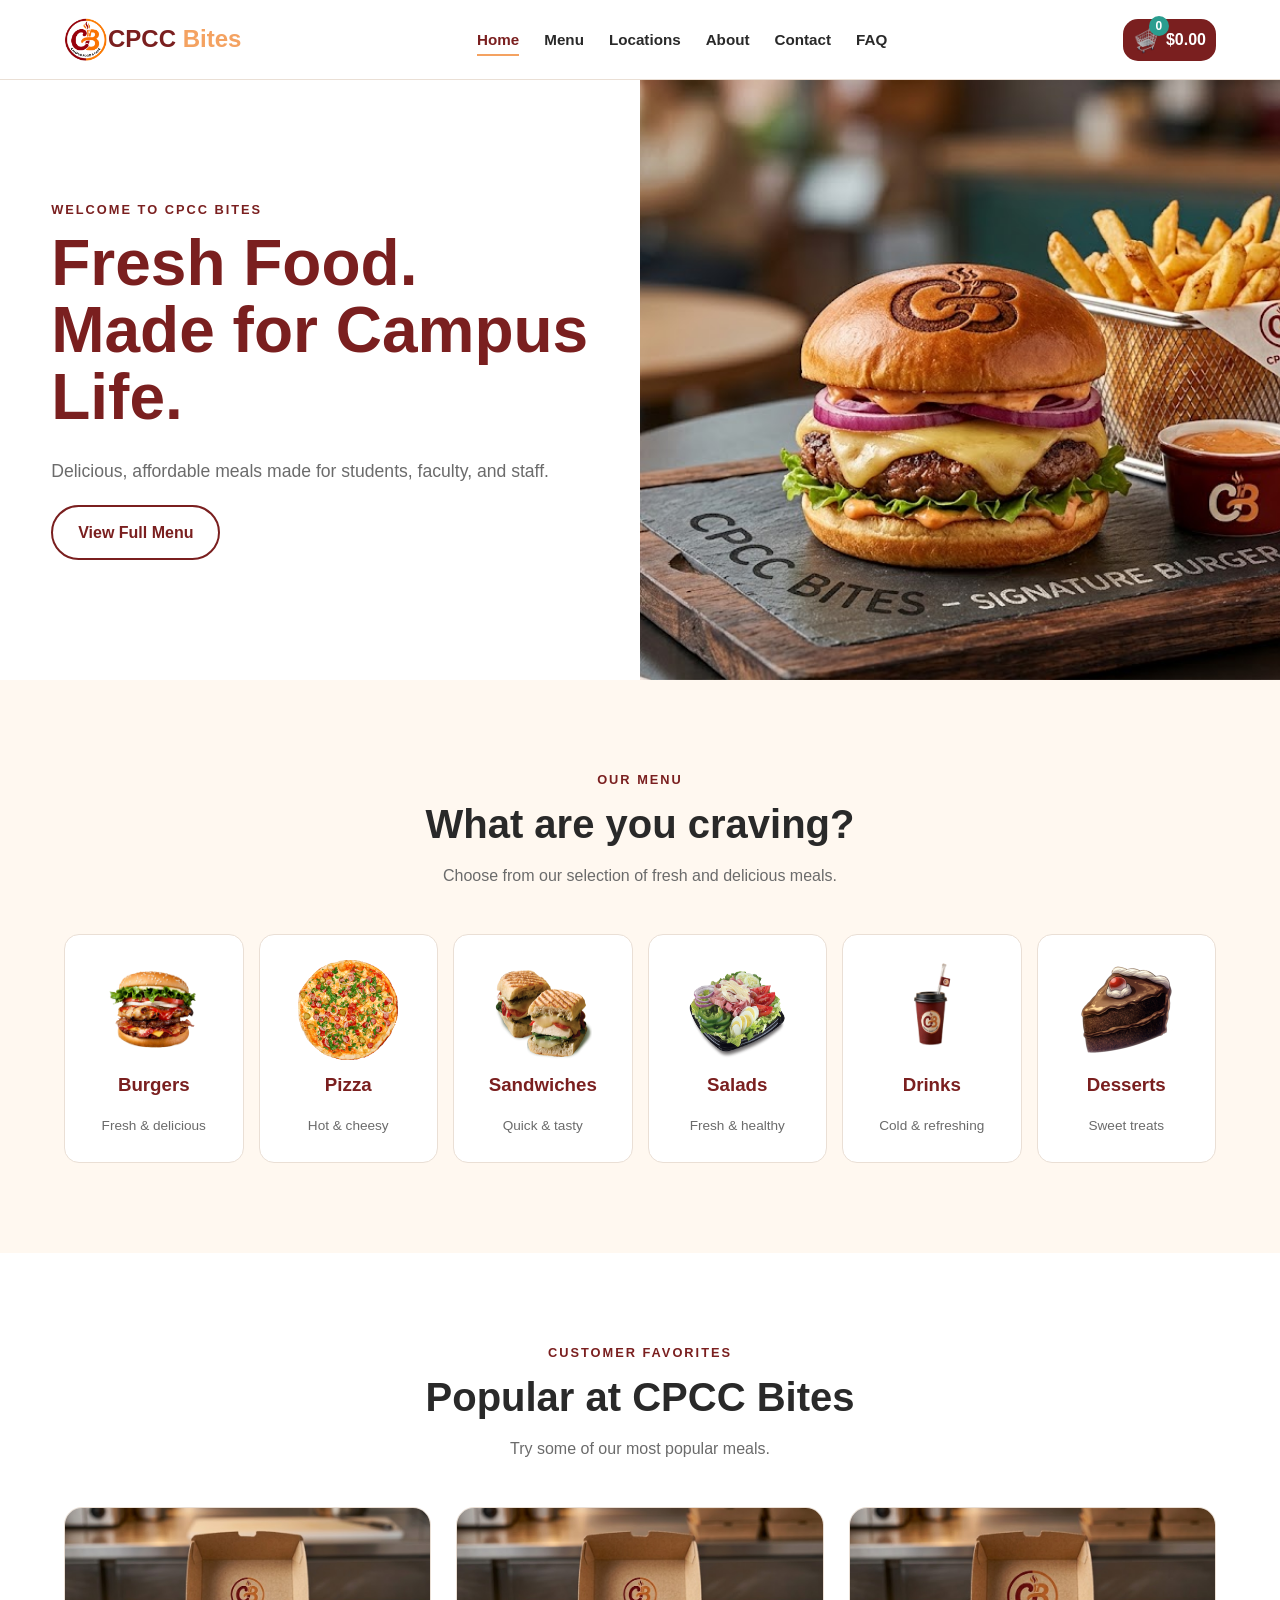
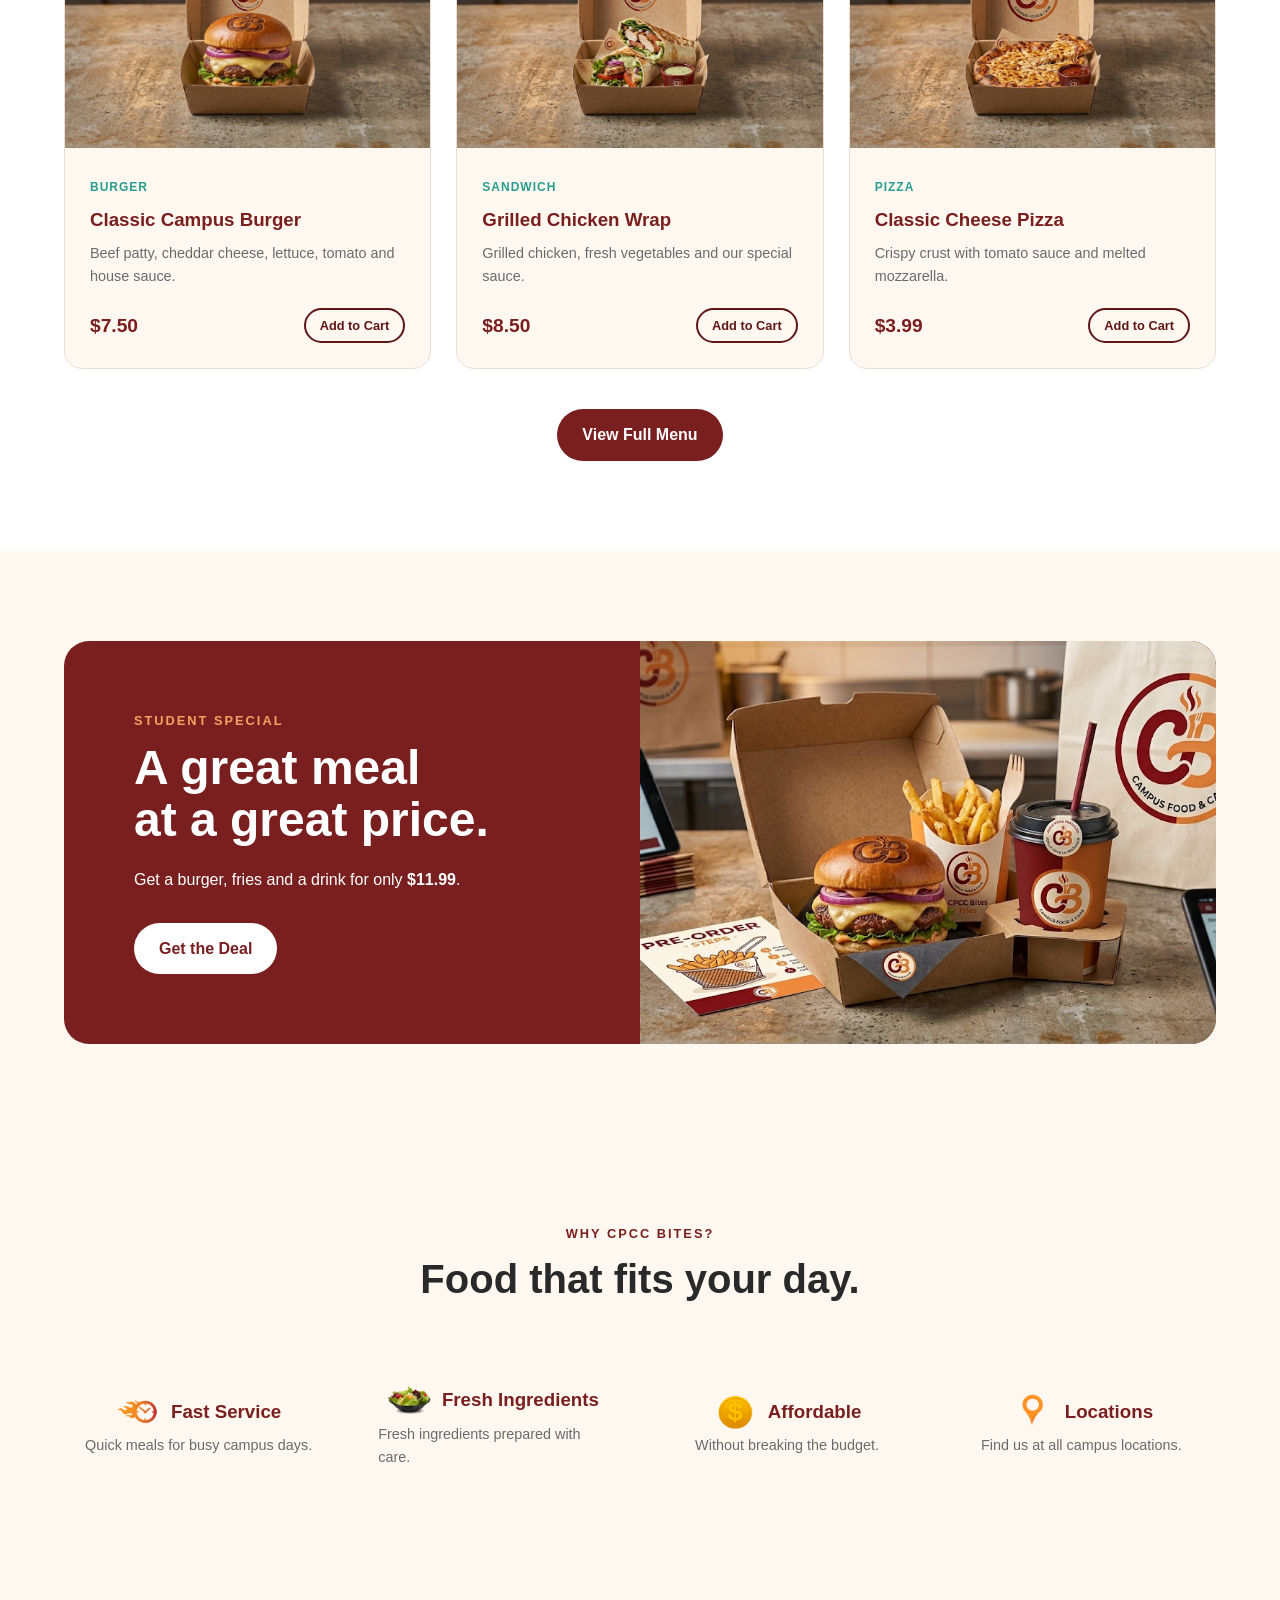
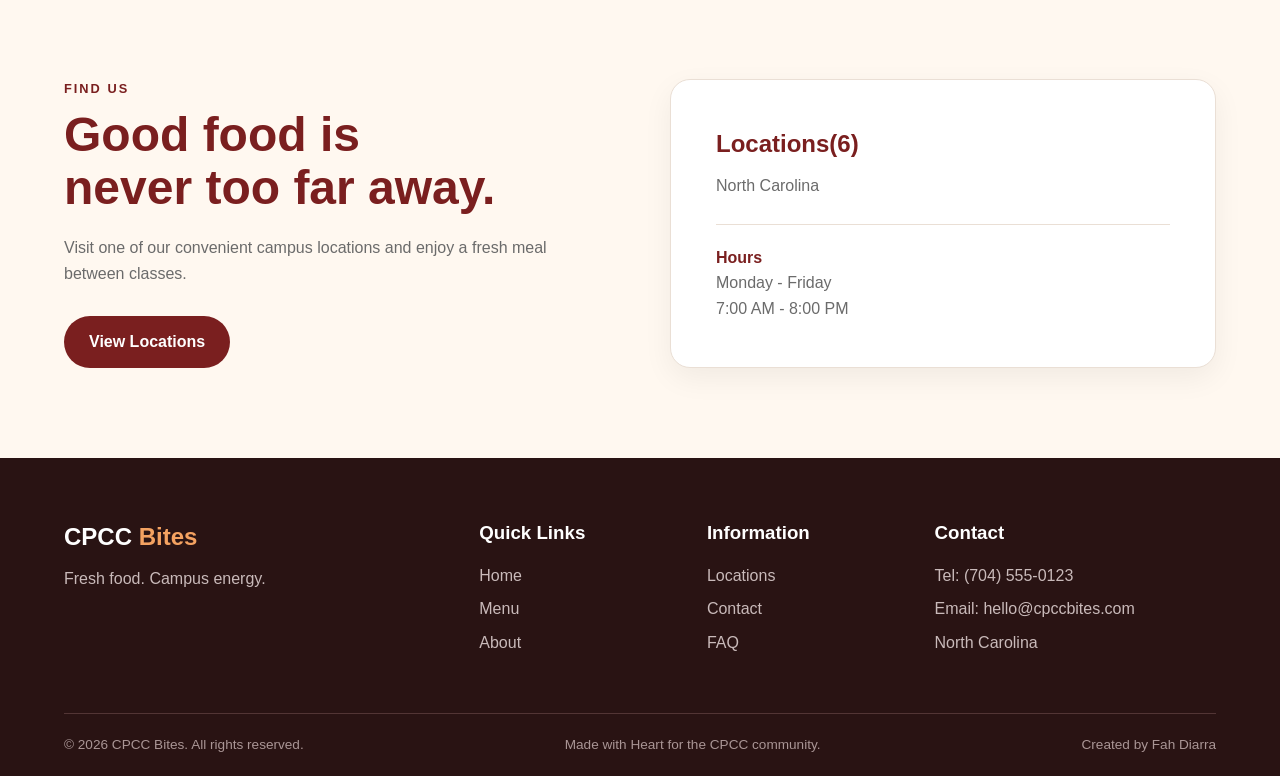
<file: index.html>
<!DOCTYPE html>

<html lang="en">

<head>
    <meta charset="UTF-8">
    <meta name="viewport" content="width=device-width, initial-scale=1.0">
    <meta name="description" content="CPCC Bites - Fresh, affordable and delicious food for students, faculty and staff.">
    <meta name="author" content="Fah Diarra">
    <title>CPCC Bites | Campus Food & Café</title>
    <link rel="icon" type="image/png" href="images/logo.png">
    <link rel="stylesheet" href="styles/style.css">
</head>

<body>

    <!-- Header -->
    <header class="site-header">

        <div class="logo">
            <a href="./index.html"><img src="images/logo.png" alt="Logo"/></a>
            <a href="./index.html" class="logo_label" >CPCC <span>Bites</span></a>
        </div>


        <nav class="main-nav">
            <ul>
                <li><a href="index.html" class="active">Home</a></li>
                <li><a href="pages/menu.html">Menu</a></li>
                <li><a href="pages/locations.html">Locations</a></li>
                <li><a href="pages/about.html">About</a></li>
                <li><a href="pages/contact.html">Contact</a></li>
                <li><a href="pages/faq.html">FAQ</a></li>
            </ul>
        </nav>
        
        <div class="main-nav-right">
           
           <a href="pages/order.html" class="cart-link"> 
              <div class="cart-count-wrapper">
                <img src="icons/cart1.png" alt="Cart icon">
                <span id="cartCount" class="Cart-count">0</span>
              </div>
            
              <span class="totalPrice">
                $<span id="cartTotal">0.00</span>
              </span>
           </a>
             
          <!-- Mobile menu open button -->
           <button class="menu-open-btn" id="openBtn">
             <img src="icons/menu.png" alt="Menu open button">
           </button>
        
        </div>


         <!-- Mobile menu  class to show is "open" -->

         <nav class="mobile-menu" id="mobileMenu">  
            <div class="mobile-menu-logo-and-close-container">
              <div class="logo">
                <a href="./index.html"><img src="images/logo.png" alt="Logo"/></a>
                <a href="./index.html" calss="logo_label" >CPCC <span>Bites</span></a>
              </div>


              <!-- Mobile menu close button -->
              <button class="menu-close-btn" id="closeBtn">
                <img src="icons/close.png" alt="Menu close button">
              </button>
            </div>
                  
            <ul>
                <li><a href="index.html" class="active">Home</a></li>
                <li><a href="pages/menu.html">Menu</a></li>
                <li><a href="pages/locations.html">Locations</a></li>
                <li><a href="pages/about.html">About</a></li>
                <li><a href="pages/contact.html">Contact</a></li>
                <li><a href="pages/faq.html">FAQ</a></li>
            </ul>
        </nav>

    </header>


    <main>

        <!-- Hero Section -->
        <section class="hero">

            <div class="hero-content">
                <p class="eyebrow">WELCOME TO CPCC BITES</p>
                <h1>Fresh Food.<br>Made for Campus Life.</h1>
                <p>Delicious, affordable meals made for students,
                    faculty, and staff.
                </p>

                <div class="hero-buttons">
                    <a href="pages/menu.html" class="btn btn-secondary">
                        View Full Menu
                    </a>
                </div>

            </div>

            <div class="hero-image">
                <img src="images/hero-food1.jpg"
                    alt="Fresh burger with fries served at CPCC Bites">
            </div>

        </section>


        <!-- Categories -->
        <section class="categories section">

            <div class="section-heading">
                <p class="eyebrow">OUR MENU</p>
                <h2>What are you craving?</h2>
                <p>
                    Choose from our selection of fresh and delicious meals.
                </p>
            </div>

            <div class="category-grid">

                <a href="pages/menu.html#burgers" class="category-card">
                    <img src="images/burger.png" alt="">
                    <h3>Burgers</h3>
                    <p>Fresh & delicious</p>
                </a>

                <a href="pages/menu.html#pizza" class="category-card">
                   <img src="images/pizza.png" alt="">
                    <h3>Pizza</h3>
                    <p>Hot & cheesy</p>
                </a>

                <a href="pages/menu.html#sandwiches" class="category-card">
                    <img src="images/sandwich.png" alt="">
                    <h3>Sandwiches</h3>
                    <p>Quick & tasty</p>
                </a>

                <a href="pages/menu.html#salads" class="category-card">
                    <img src="images/salad1.png" alt="">
                    <h3>Salads</h3>
                    <p>Fresh & healthy</p>
                </a>

                <a href="pages/menu.html#drinks" class="category-card">
                    <img src="images/drink1.png" alt="">
                    <h3>Drinks</h3>
                    <p>Cold & refreshing</p>
                </a>

                <a href="pages/menu.html#desserts" class="category-card">
                   <img src="images/dessert.png" alt="">
                    <h3>Desserts</h3>
                    <p>Sweet treats</p>
                </a>

            </div>

        </section>


        <!-- Popular Items -->
        <section class="popular section">

            <div class="section-heading">
                <p class="eyebrow">CUSTOMER FAVORITES</p>
                <h2>Popular at CPCC Bites</h2>
                <p>Try some of our most popular meals.</p>
            </div>


            <div class="food-grid">
                <!-- Food Card -->
                <article class="food-card">

                    <div class="food-image">
                        <img src="images/classic-burger.jpg"
                            alt="Classic campus burger">
                    </div>

                    <div class="food-content">
                        <span class="food-category">
                            Burger
                        </span>
                        <h3>Classic Campus Burger</h3>
                        <p>
                            Beef patty, cheddar cheese, lettuce,
                            tomato and house sauce.
                        </p>

                        <div class="food-bottom">
                            <strong>$7.50</strong>
                            
                             <button
                                type="button"
                                class="small-btn add-to-cart"
                                data-id="classic-campus-burger"
                                data-img="../images/classic-burger.jpg"
                                data-name="Classic Campus Burger"
                                data-price="7.50">
                                Add to Cart
                            </button>

                        </div>
                    </div>
                </article>


                <!-- Food Card -->
                <article class="food-card">

                    <div class="food-image">
                        <img src="images/chicken-wrap.jpg"
                            alt="Grilled chicken wrap">
                    </div>

                    <div class="food-content">
                        <span class="food-category">
                            Sandwich
                        </span>
                        <h3>Grilled Chicken Wrap</h3>
                        <p>
                            Grilled chicken, fresh vegetables
                            and our special sauce.
                        </p>

                        <div class="food-bottom">
                            <strong>$8.50</strong>
                             <button
                                type="button"
                                class="small-btn add-to-cart"
                                data-id="grilled-chicken-wrap"
                                data-img="../images/chicken-wrap.jpg"
                                data-name="Grilled Chicken Wrap"
                                data-price="8.50">
                                Add to Cart
                            </button>
                        </div>
                    </div>

                </article>


                <!-- Food Card -->
                <article class="food-card">
                    <div class="food-image">
                        <img src="images/cheese-pizza.jpg"
                            alt="Cheese pizza">
                    </div>

                    <div class="food-content">
                        <span class="food-category">
                            Pizza
                        </span>
                        <h3>Classic Cheese Pizza</h3>
                        <p>
                            Crispy crust with tomato sauce
                            and melted mozzarella.
                        </p>

                        <div class="food-bottom">
                            <strong>$3.99</strong>
                             <button
                                type="button"
                                class="small-btn add-to-cart"
                                data-id="classic-chesse-pizza"
                                data-img="../images/cheese-pizza.jpg"
                                data-name="Classic Cheese Pizza"
                                data-price="3.99">
                                Add to Cart
                            </button>
                        </div>
                    </div>
                </article>

            </div>

            <div class="center-button">
                <a href="pages/menu.html" class="btn btn-primary">
                    View Full Menu
                </a>
            </div>

        </section>


        <!-- Student Special -->
        <section class="student-special">

            <div class="special-content">

                <p class="eyebrow">STUDENT SPECIAL</p>

                <h2>
                    A great meal<br>
                    at a great price.
                </h2>

                <p>
                    Get a burger, fries and a drink
                    for only <strong>$11.99</strong>.
                </p>

                <a href="pages/order.html" class="btn btn-light">
                    Get the Deal
                </a>

            </div>

            <div class="special-image">

                <img src="images/student-meal.jpg"
                    alt="Student meal with burger, fries and drink">

            </div>

        </section>


        <!-- Why Choose Us -->
        <section class="why-us section">

            <div class="section-heading">
                <p class="eyebrow">WHY CPCC BITES?</p>
                <h2>Food that fits your day.</h2>
            </div>

            <div class="benefits-grid">

                <article class="benefit">
                     <div>
                    <img src="icons/faster.png" alt="">
                    <h3>Fast Service</h3>
                    </div>
                    <p>
                        Quick meals for busy campus days.
                    </p>
                </article>

                <article class="benefit">
                     <div>
                    <img src="icons/salad.png" alt="">
                    <h3>Fresh Ingredients</h3>
                    </div>
                    <p>
                        Fresh ingredients prepared with care.
                    </p>
                </article>


                <article class="benefit">
                    <div>
                      <img src="icons/dollar.png" alt="">
                      <h3>Affordable </h3>
                    </div>
                    <p>
                        Without breaking the budget.
                    </p>
                </article>


                <article class="benefit">
                    <div>
                   <img src="icons/location.png" alt="">
                    <h3>Locations</h3>
                    </div>
                    <p>
                        Find us at all campus locations.
                    </p>
                </article>

            </div>

        </section>


        <!-- Location Preview -->
        <section class="location-preview section">

            <div class="location-text">

                <p class="eyebrow">FIND US</p>

                <h2>
                    Good food is<br>
                    never too far away.
                </h2>

                <p>
                    Visit one of our convenient campus locations
                    and enjoy a fresh meal between classes.
                </p>

                <a href="pages/locations.html" class="btn btn-primary">
                    View Locations
                </a>

            </div>

            <div class="location-card">
                <h3>Locations(6)</h3>
                <p>North Carolina</p>
     
                <div class="hours">
                    <strong>Hours</strong>
                    <p>Monday - Friday</p>
                    <p>7:00 AM - 8:00 PM</p>
                </div>

            </div>

        </section>

    </main>


    <!-- Footer -->
    <footer class="site-footer">

        <div class="footer-content">

            <div class="footer-brand">
                <h2>CPCC <span>Bites</span></h2>
                <p>Fresh food. Campus energy.</p>
            </div>

            <div class="footer-links">
                <h3>Quick Links</h3>
                <ul>
                    <li><a href="index.html">Home</a></li>
                    <li><a href="pages/menu.html">Menu</a></li>
                    <li><a href="pages/about.html">About</a></li>
                </ul>
            </div>


            <div class="footer-links">
                <h3>Information</h3>
                <ul>
                    <li><a href="pages/locations.html">Locations</a></li>
                    <li><a href="pages/contact.html">Contact</a></li>
                    <li><a href="pages/faq.html">FAQ</a></li>
                </ul>
            </div>


            <div class="footer-contact">
                <h3>Contact</h3>
                <p><a href="tel:+17045550123">Tel: (704) 555-0123</a></p>
                <p><a href="mailto:hello@cpccbites.com">Email: hello@cpccbites.com</a></p>
                <p>North Carolina</p>
            </div>

        </div>


        <div class="footer-bottom">
            <p>&copy; <span id="current-year"></span> CPCC Bites. All rights reserved.</p>
            <p>Made with Heart for the CPCC community.</p>
            <p>Created by Fah Diarra</p>
        </div>

    </footer>


    <!-- JavaScript -->
    <script src="scripts/main.js"></script>

</body>

</html>
</file>
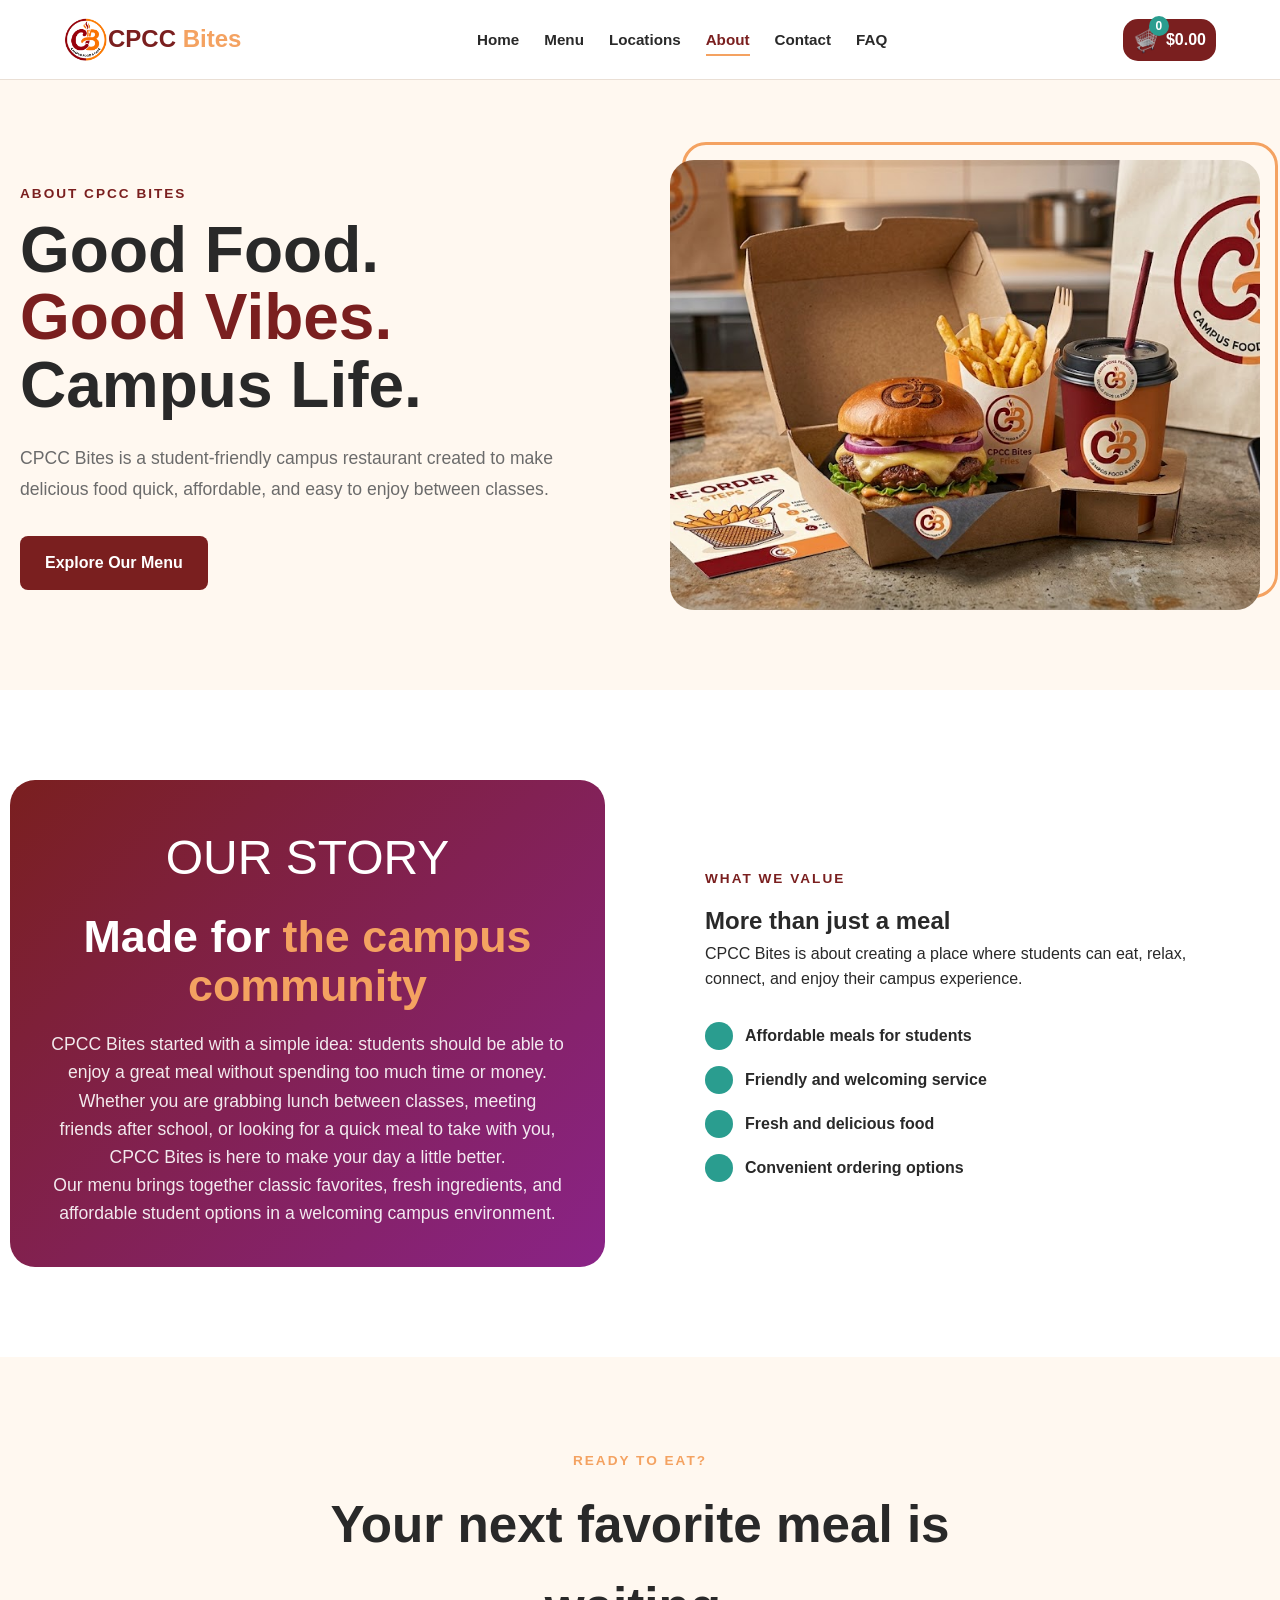
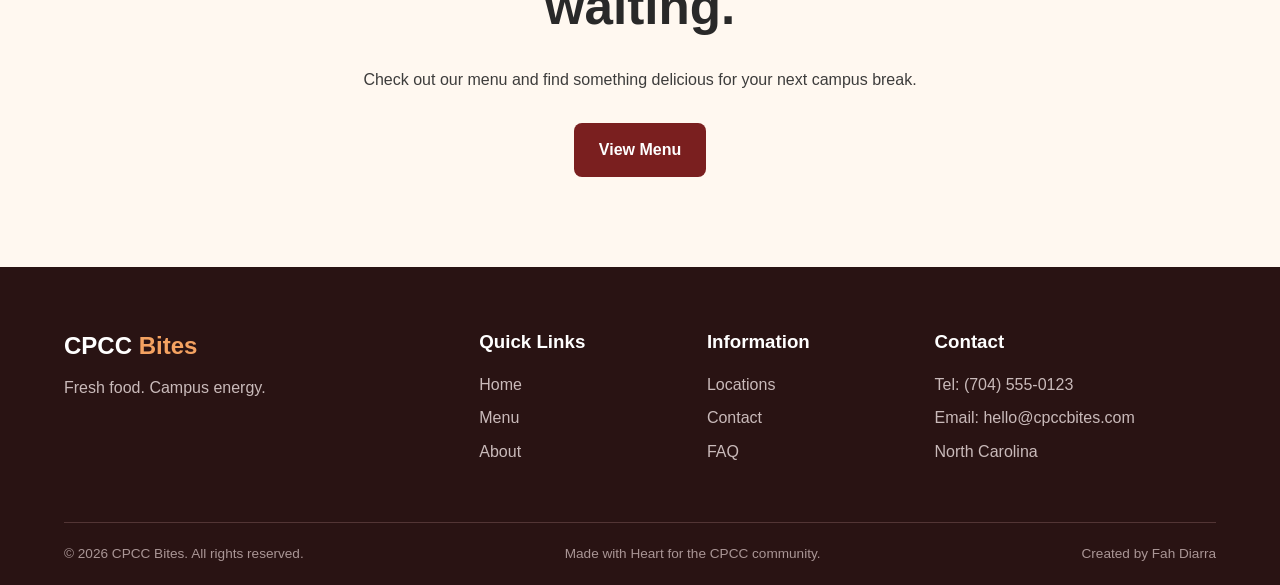
<file: pages/about.html>
<!DOCTYPE html>

<html lang="en">

<head>
    <meta charset="UTF-8">
    <meta name="viewport" content="width=device-width, initial-scale=1.0">
    <meta name="description" content="CPCC Bites - Fresh, affordable and delicious food for students, faculty and staff.">
    <meta name="author" content="Fah Diarra">
     <title>About Us | CPCC Bites</title>
    <link rel="icon" type="image/png" href="../images/logo.png">
    <link rel="stylesheet" href="../styles/style.css">
    <link rel="stylesheet" href="../styles/about.css">
</head>

<body>

    <!-- Header -->
    <header class="site-header">

        <div class="logo">
            <a href="../index.html"><img src="../images/logo.png" alt="Logo"/></a>
            <a href="../index.html" class="logo_label" >CPCC <span>Bites</span></a>
        </div>


        <nav class="main-nav">
            <ul>
                <li><a href="../index.html" >Home</a></li>
                <li><a href="./menu.html">Menu</a></li>
                <li><a href="./locations.html">Locations</a></li>
                <li><a href="./about.html" class="active">About</a></li>
                <li><a href="./contact.html">Contact</a></li>
                <li><a href="./faq.html">FAQ</a></li>
            </ul>
        </nav>
        
        <div class="main-nav-right">
           
           <a href="./order.html" class="cart-link"> 
              <div class="cart-count-wrapper">
                <img src="../icons/cart1.png" alt="Cart icon">
                <span id="cartCount" class="Cart-count">0</span>
              </div>
            
              <span class="totalPrice">
                $<span id="cartTotal">0.00</span>
              </span>
           </a>
             
          <!-- Mobile menu open button -->
           <button class="menu-open-btn" id="openBtn">
             <img src="../icons/menu.png" alt="Menu open button">
           </button>
        
        </div>


         <!-- Mobile menu  class to show is "open" -->

         <nav class="mobile-menu" id="mobileMenu">  
            <div class="mobile-menu-logo-and-close-container">
              <div class="logo">
                <a href="../index.html"><img src="../images/logo.png" alt="Logo"/></a>
                <a href="../index.html" calss="logo_label" >CPCC <span>Bites</span></a>
              </div>


              <!-- Mobile menu close button -->
              <button class="menu-close-btn" id="closeBtn">
                <img src="../icons/close.png" alt="Menu close button">
              </button>
            </div>
                  
            <ul>
                <li><a href="../index.html" class="active">Home</a></li>
                <li><a href="./menu.html">Menu</a></li>
                <li><a href="./locations.html">Locations</a></li>
                <li><a href="./about.html">About</a></li>
                <li><a href="./contact.html">Contact</a></li>
                <li><a href="./faq.html">FAQ</a></li>
            </ul>
        </nav>

    </header>

    <main>



        <!-- About Hero -->
        <section class="about-hero">
            <div class="container about-hero-content">

                <div class="about-hero-text">
                    <span class="about-label">ABOUT CPCC BITES</span>
                    <h1>Good Food.<br><span>Good Vibes.</span><br>Campus Life.</h1>
                    <p>
                        CPCC Bites is a student-friendly campus restaurant
                        created to make delicious food quick, affordable,
                        and easy to enjoy between classes.
                    </p>

                    <a href="menu.html" class="about-btn">
                        Explore Our Menu
                    </a>
                </div>

                <div class="about-hero-image">
                    <img src="../images/student-meal.jpg"
                        alt="Burger, fries and drink served on a tray" >
                </div>

            </div>
        </section>


      

        <!-- Values -->
        <section class="values-section">
            <div class="container values-grid">
              

                <div class="values-box">
                    <div class="values-box-content">
                        <span class="heart">OUR STORY</span>
                        <h3>Made for <span>the campus community</span></h3>

                        <p>
                        CPCC Bites started with a simple idea:
                        students should be able to enjoy a great meal
                        without spending too much time or money.
                    </p>

                    <p>
                        Whether you are grabbing lunch between classes,
                        meeting friends after school, or looking for a
                        quick meal to take with you, CPCC Bites is here
                        to make your day a little better.
                    </p>

                    <p>
                        Our menu brings together classic favorites,
                        fresh ingredients, and affordable student options
                        in a welcoming campus environment.
                    </p>
                    </div>
                </div>


                  <div class="values-content">
                    <span class="section-label">WHAT WE VALUE</span>
                    <h2>More than just a meal</h2>

                    <p>
                        CPCC Bites is about creating a place where
                        students can eat, relax, connect, and enjoy
                        their campus experience.
                    </p>

                    <ul class="values-list">
                        <li><span></span>Affordable meals for students</li>
                        <li><span></span>Friendly and welcoming service</li>
                        <li><span></span>Fresh and delicious food</li>
                        <li><span></span>Convenient ordering options</li>
                    </ul>

                </div>

            </div>

        </section>



        <!-- CTA -->
        <section class="about-cta">

            <div class="container">

                <div class="cta-content">
                    <span class="section-label">READY TO EAT?</span>
                    <h2>Your next favorite meal is waiting.</h2>
                    <p>
                        Check out our menu and find something delicious
                        for your next campus break.
                    </p>
                    <div class="cta-buttons">
                        <a href="menu.html" class="about-btn">
                            View Menu
                        </a>
                    </div>
                </div>

            </div>

        </section>

       
    </main>


    <!-- Footer -->
    <footer class="site-footer">

        <div class="footer-content">

            <div class="footer-brand">
                <h2>CPCC <span>Bites</span></h2>
                <p>Fresh food. Campus energy.</p>
            </div>

            <div class="footer-links">
                <h3>Quick Links</h3>
                <ul>
                    <li><a href="../index.html">Home</a></li>
                    <li><a href="menu.html">Menu</a></li>
                    <li><a href="about.html">About</a></li>
                </ul>
            </div>


            <div class="footer-links">
                <h3>Information</h3>
                <ul>
                    <li><a href="locations.html">Locations</a></li>
                    <li><a href="contact.html">Contact</a></li>
                    <li><a href="faq.html">FAQ</a></li>
                </ul>
            </div>


            <div class="footer-contact">
                <h3>Contact</h3>
                <p><a href="tel:+17045550123">Tel: (704) 555-0123</a></p>
                <p><a href="mailto:hello@cpccbites.com">Email: hello@cpccbites.com</a></p>
                 <p>North Carolina</p>
            </div>

        </div>


        <div class="footer-bottom">
            <p>&copy; <span id="current-year"></span> CPCC Bites. All rights reserved.</p>
            <p>Made with Heart for the CPCC community.</p>
            <p>Created by Fah Diarra</p>
        </div>

    </footer>


    <!-- JavaScript -->
    <script src="../scripts/main.js"></script>

</body>

</html>
</file>
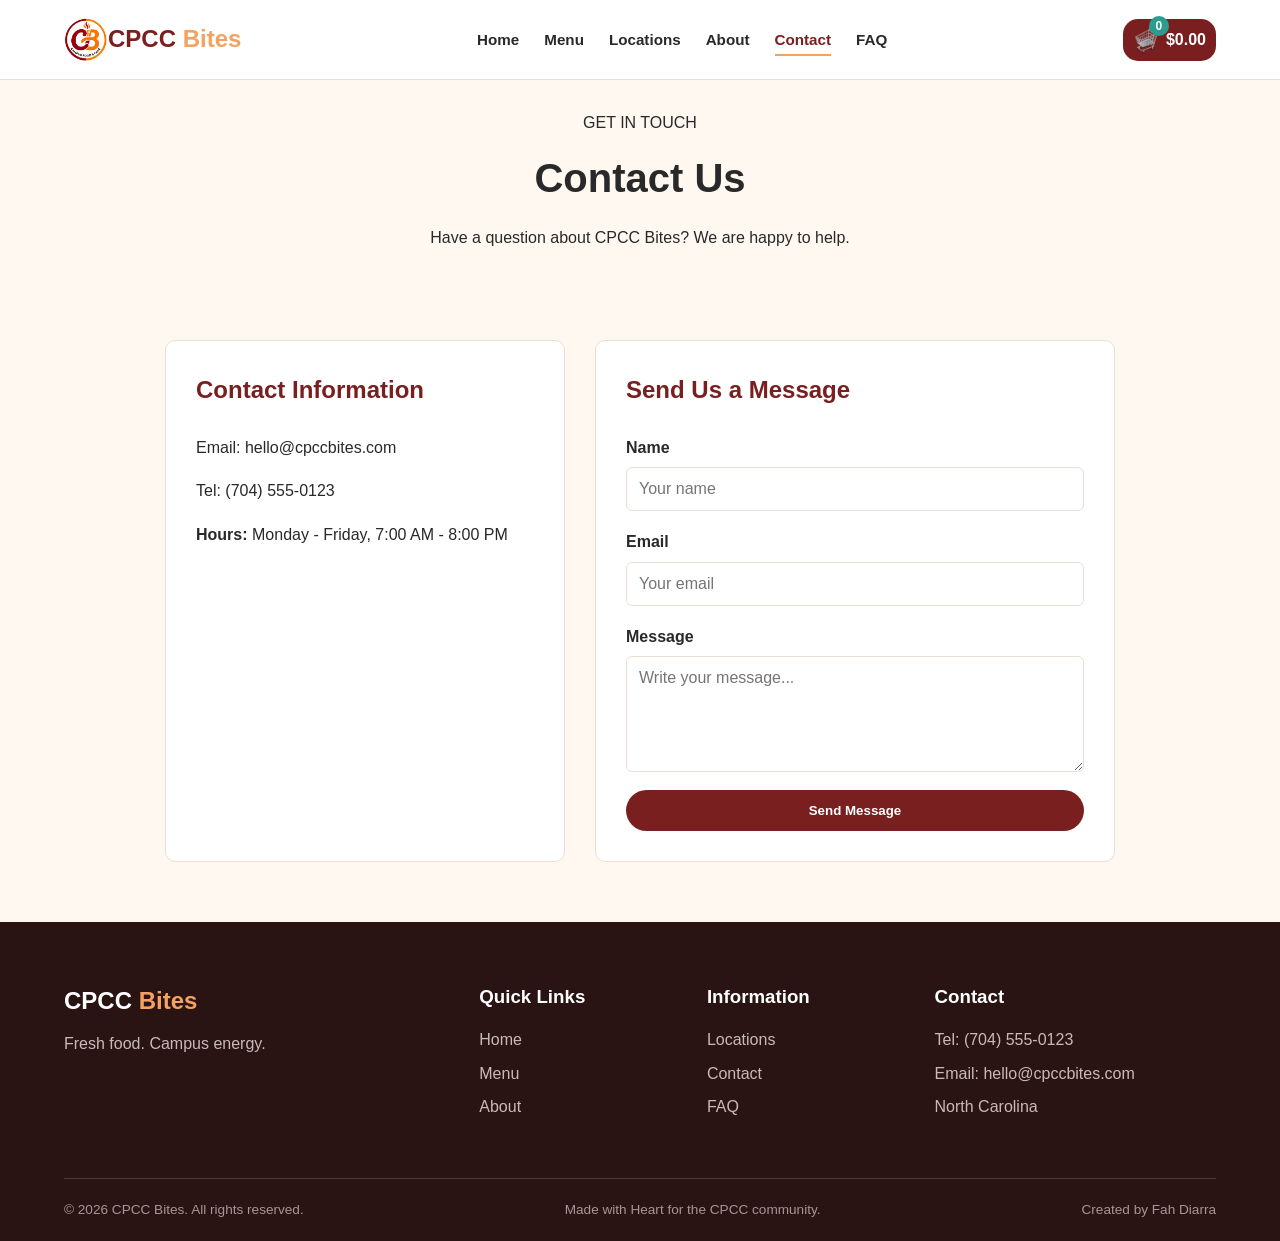
<file: pages/contact.html>
<!DOCTYPE html>

<html lang="en">

<head>
    <meta charset="UTF-8">
    <meta name="viewport" content="width=device-width, initial-scale=1.0">
    <meta name="description" content="CPCC Bites - Fresh, affordable and delicious food for students, faculty and staff.">
    <meta name="author" content="Fah Diarra">
     <title>Contact | CPCC Bites</title>
    <link rel="icon" type="image/png" href="../images/logo.png">
    <link rel="stylesheet" href="../styles/style.css">
    <link rel="stylesheet" href="../styles/contact.css">
</head>

<body>

    <!-- Header -->
    <header class="site-header">

        <div class="logo">
            <a href="../index.html"><img src="../images/logo.png" alt="Logo"/></a>
            <a href="../index.html" class="logo_label" >CPCC <span>Bites</span></a>
        </div>


        <nav class="main-nav">
            <ul>
                <li><a href="../index.html" >Home</a></li>
                <li><a href="./menu.html" >Menu</a></li>
                <li><a href="./locations.html"  >Locations</a></li>
                <li><a href="./about.html" >About</a></li>
                <li><a href="./contact.html" class="active">Contact</a></li>
                <li><a href="./faq.html">FAQ</a></li>
            </ul>
        </nav>
        
        <div class="main-nav-right">
           
           <a href="./order.html" class="cart-link"> 
              <div class="cart-count-wrapper">
                <img src="../icons/cart1.png" alt="Cart icon">
                <span id="cartCount" class="Cart-count">0</span>
              </div>
            
              <span class="totalPrice">
                $<span id="cartTotal">0.00</span>
              </span>
           </a>
             
          <!-- Mobile menu open button -->
           <button class="menu-open-btn" id="openBtn">
             <img src="../icons/menu.png" alt="Menu open button">
           </button>
        
        </div>


         <!-- Mobile menu  class to show is "open" -->

         <nav class="mobile-menu" id="mobileMenu">  
            <div class="mobile-menu-logo-and-close-container">
              <div class="logo">
                <a href="../index.html"><img src="../images/logo.png" alt="Logo"/></a>
                <a href="../index.html" calss="logo_label" >CPCC <span>Bites</span></a>
              </div>


              <!-- Mobile menu close button -->
              <button class="menu-close-btn" id="closeBtn">
                <img src="../icons/close.png" alt="Menu close button">
              </button>
            </div>
                  
            <ul>
                <li><a href="../index.html" >Home</a></li>
                <li><a href="./menu.html" >Menu</a></li>
                <li><a href="./locations.html" >Locations</a></li>
                <li><a href="./about.html">About</a></li>
                <li><a href="./contact.html" class="active">Contact</a></li>
                <li><a href="./faq.html">FAQ</a></li>
            </ul>
        </nav>

    </header>

    <main>


    <section class="contact-hero">
        <div class="contact-hero-content">
            <p class="section-label">GET IN TOUCH</p>

            <h1>Contact Us</h1>

            <p>
                Have a question about CPCC Bites?
                We are happy to help.
            </p>
        </div>
    </section>


    <section class="contact-section">

        <div class="contact-container">

            <article class="contact-info">
                <h2>Contact Information</h2>

               <p><a href="mailto:hello@cpccbites.com">Email: hello@cpccbites.com</a></p>
               <p><a href="tel:+17045550123">Tel: (704) 555-0123</a></p>

                <p>
                    <strong>Hours:</strong>
                    Monday - Friday, 7:00 AM - 8:00 PM
                </p>
            </article>


            <form class="contact-form" id="contactForm">

                <h2>Send Us a Message</h2>

                <label for="name">Name</label>
                <input type="text" id="name" name="name"  placeholder="Your name" required >

                <label for="email">Email</label>
                <input type="email" id="email" name="email" placeholder="Your email" required  >
                <label for="message">Message</label>
                <textarea
                    id="message"
                    name="message"
                    rows="5"
                    placeholder="Write your message..."
                    required ></textarea>

                <button type="submit" class="btn btn-primary gossip-submit-btn">
                    Send Message
                </button>

            </form>

        </div>

    </section>



    </main>


    <!-- Footer -->
    <footer class="site-footer">

        <div class="footer-content">

            <div class="footer-brand">
                <h2>CPCC <span>Bites</span></h2>
                <p>Fresh food. Campus energy.</p>
            </div>

            <div class="footer-links">
                <h3>Quick Links</h3>
                <ul>
                    <li><a href="../index.html">Home</a></li>
                    <li><a href="menu.html">Menu</a></li>
                    <li><a href="about.html">About</a></li>
                </ul>
            </div>


            <div class="footer-links">
                <h3>Information</h3>
                <ul>
                    <li><a href="locations.html">Locations</a></li>
                    <li><a href="contact.html">Contact</a></li>
                    <li><a href="faq.html">FAQ</a></li>
                </ul>
            </div>


            <div class="footer-contact">
                <h3>Contact</h3>
                <p><a href="tel:+17045550123">Tel: (704) 555-0123</a></p>
                <p><a href="mailto:hello@cpccbites.com">Email: hello@cpccbites.com</a></p>
                <p>North Carolina</p>
            </div>

        </div>


        <div class="footer-bottom">
            <p>&copy; <span id="current-year"></span> CPCC Bites. All rights reserved.</p>
            <p>Made with Heart for the CPCC community.</p>
            <p>Created by Fah Diarra</p>
        </div>

    </footer>

  
    <!-- JavaScript -->
    <script src="../scripts/main.js"></script>

</body>

</html>
</file>
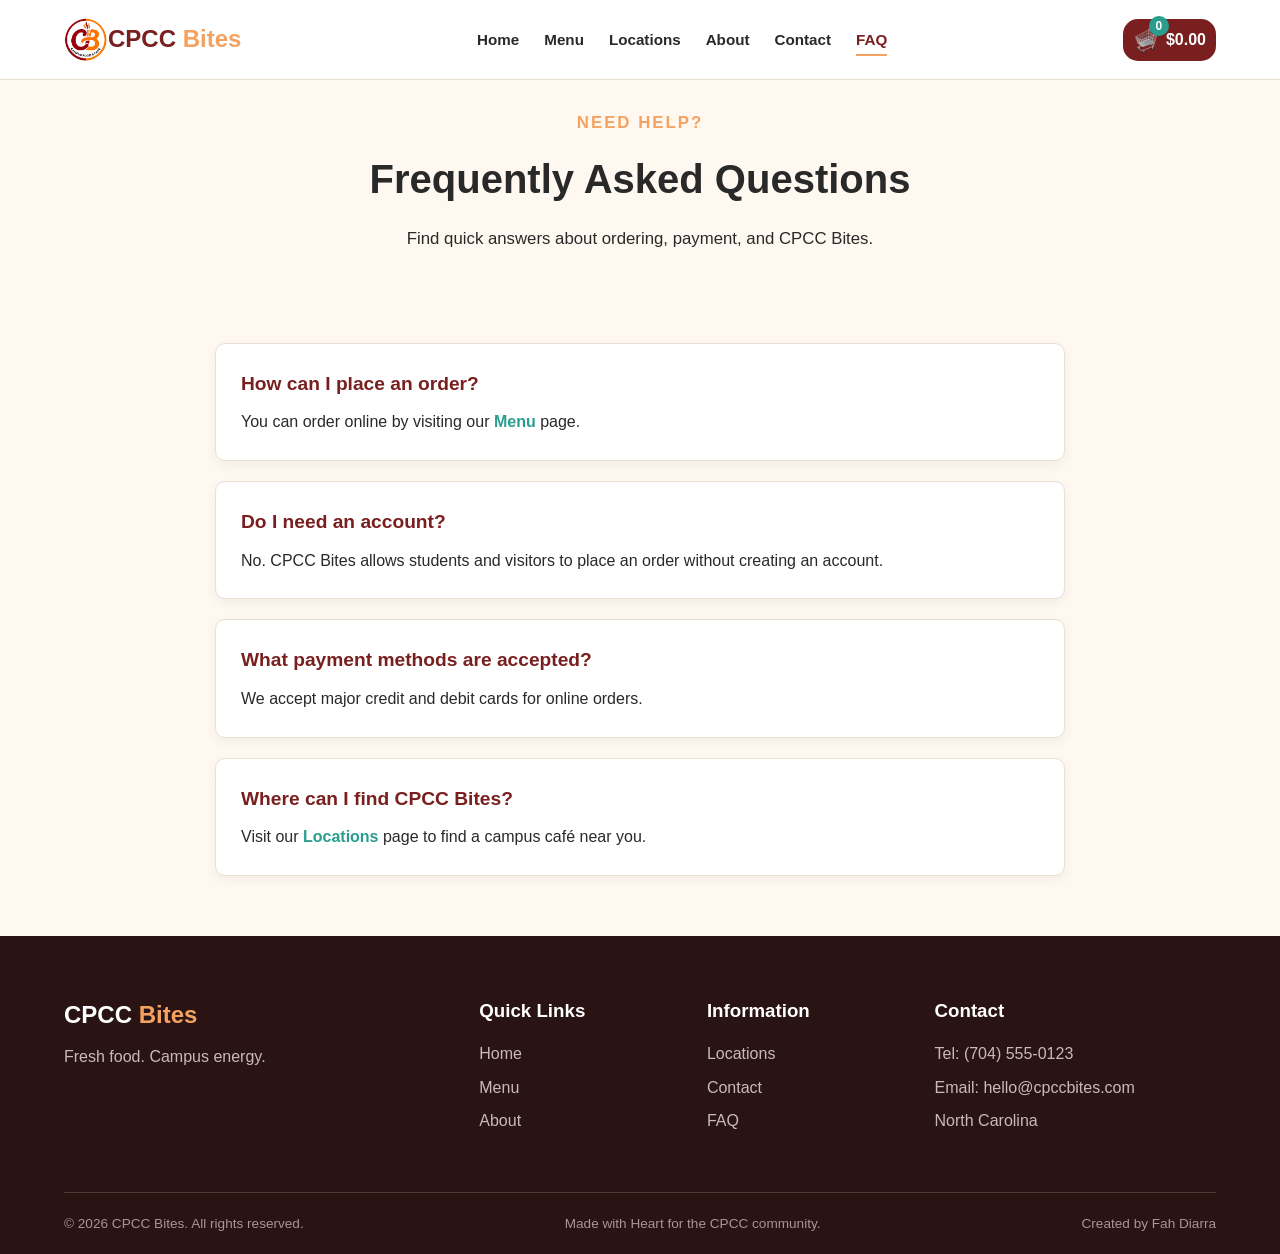
<file: pages/faq.html>
<!DOCTYPE html>

<html lang="en">

<head>
    <meta charset="UTF-8">
    <meta name="viewport" content="width=device-width, initial-scale=1.0">
    <meta name="description" content="CPCC Bites - Fresh, affordable and delicious food for students, faculty and staff.">
    <meta name="author" content="Fah Diarra">
     <title>FAQ | CPCC Bites</title>
    <link rel="icon" type="image/png" href="../images/logo.png">
    <link rel="stylesheet" href="../styles/style.css">
    <link rel="stylesheet" href="../styles/faq.css">
</head>

<body>

    <!-- Header -->
    <header class="site-header">

        <div class="logo">
            <a href="../index.html"><img src="../images/logo.png" alt="Logo"/></a>
            <a href="../index.html" class="logo_label" >CPCC <span>Bites</span></a>
        </div>


        <nav class="main-nav">
            <ul>
                <li><a href="../index.html" >Home</a></li>
                <li><a href="./menu.html" >Menu</a></li>
                <li><a href="./locations.html"  >Locations</a></li>
                <li><a href="./about.html" >About</a></li>
                <li><a href="./contact.html">Contact</a></li>
                <li><a href="./faq.html" class="active">FAQ</a></li>
            </ul>
        </nav>
        
        <div class="main-nav-right">
           
           <a href="./order.html" class="cart-link"> 
             <div class="cart-count-wrapper">
                <img src="../icons/cart1.png" alt="Cart icon">
                <span id="cartCount" class="Cart-count">0</span>
              </div>
            
              <span class="totalPrice">
                $<span id="cartTotal">0.00</span>
              </span>
           </a>
             
          <!-- Mobile menu open button -->
           <button class="menu-open-btn" id="openBtn">
             <img src="../icons/menu.png" alt="Menu open button">
           </button>
        
        </div>


         <!-- Mobile menu  class to show is "open" -->

         <nav class="mobile-menu" id="mobileMenu">  
            <div class="mobile-menu-logo-and-close-container">
              <div class="logo">
                <a href="../index.html"><img src="../images/logo.png" alt="Logo"/></a>
                <a href="../index.html" calss="logo_label" >CPCC <span>Bites</span></a>
              </div>


              <!-- Mobile menu close button -->
              <button class="menu-close-btn" id="closeBtn">
                <img src="../icons/close.png" alt="Menu close button">
              </button>
            </div>
                  
            <ul>
                <li><a href="../index.html" >Home</a></li>
                <li><a href="./menu.html" >Menu</a></li>
                <li><a href="./locations.html">Locations</a></li>
                <li><a href="./about.html">About</a></li>
                <li><a href="./contact.html">Contact</a></li>
                <li><a href="./faq.html" class="active">FAQ</a></li>
            </ul>
        </nav>

    </header>

    <main>

      <section class="faq-hero">
            <div class="faq-hero-content">
                <p class="section-label">NEED HELP?</p>
                <h1>Frequently Asked Questions</h1>
                <p>
                    Find quick answers about ordering, payment, and CPCC Bites.
                </p>
            </div>
        </section>


        <section class="faq-section">

            <div class="faq-container">

                <article class="faq-item">
                    <h2>How can I place an order?</h2>
                    <p>
                        You can order online by visiting our
                        <a href="./menu.html">Menu </a> page.
                    </p>
                </article>

                <article class="faq-item">
                    <h2>Do I need an account?</h2>
                    <p>
                        No. CPCC Bites allows students and visitors to place
                        an order without creating an account.
                    </p>
                </article>

                <article class="faq-item">
                    <h2>What payment methods are accepted?</h2>
                    <p>
                        We accept major credit and debit cards for online orders.
                    </p>
                </article>

                <article class="faq-item">
                    <h2>Where can I find CPCC Bites?</h2>
                    <p>
                        Visit our <a href="./locations.html">Locations</a> page
                        to find a campus café near you.
                    </p>
                </article>

            </div>

        </section>

    </main>


    <!-- Footer -->
    <footer class="site-footer">

        <div class="footer-content">

            <div class="footer-brand">
                <h2>CPCC <span>Bites</span></h2>
                <p>Fresh food. Campus energy.</p>
            </div>

            <div class="footer-links">
                <h3>Quick Links</h3>
                <ul>
                    <li><a href="../index.html">Home</a></li>
                    <li><a href="menu.html">Menu</a></li>
                    <li><a href="about.html">About</a></li>
                </ul>
            </div>


            <div class="footer-links">
                <h3>Information</h3>
                <ul>
                    <li><a href="locations.html">Locations</a></li>
                    <li><a href="contact.html">Contact</a></li>
                    <li><a href="faq.html">FAQ</a></li>
                </ul>
            </div>


            <div class="footer-contact">
                <h3>Contact</h3>
                <p><a href="tel:+17045550123">Tel: (704) 555-0123</a></p>
                <p><a href="mailto:hello@cpccbites.com">Email: hello@cpccbites.com</a></p>
                 <p>North Carolina</p>
            </div>

        </div>


        <div class="footer-bottom">
            <p>&copy; <span id="current-year"></span> CPCC Bites. All rights reserved.</p>
            <p>Made with Heart for the CPCC community.</p>
            <p>Created by Fah Diarra</p>
        </div>

    </footer>


    <!-- JavaScript -->
    <script src="../scripts/main.js"></script>

</body>

</html>
</file>
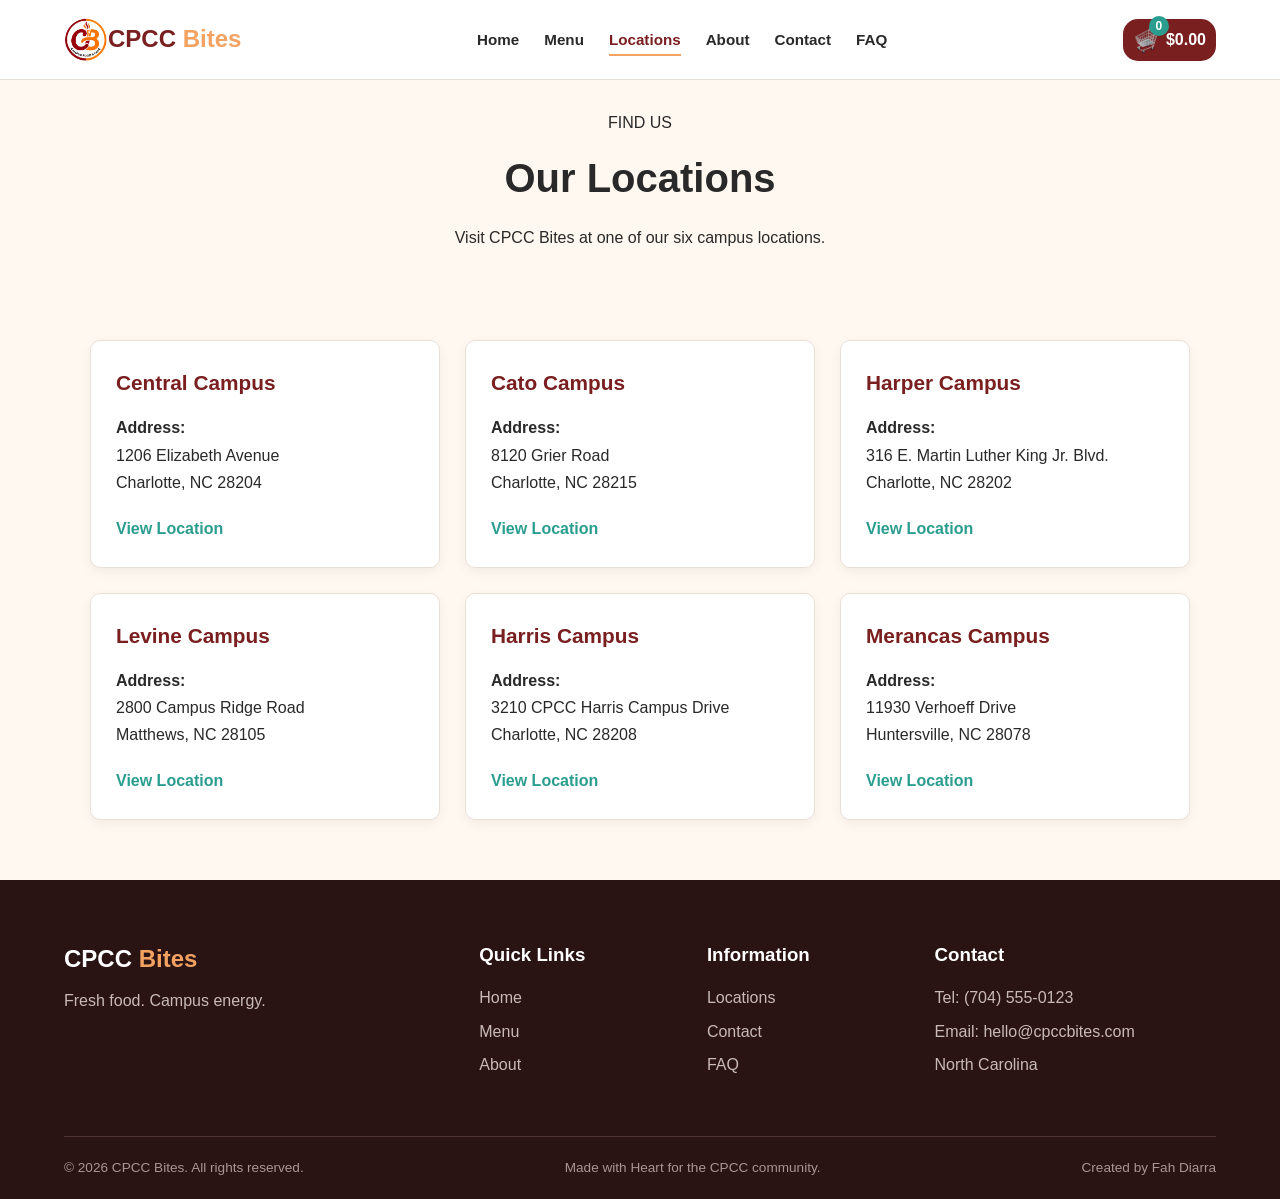
<file: pages/locations.html>
<!DOCTYPE html>

<html lang="en">

<head>
    <meta charset="UTF-8">
    <meta name="viewport" content="width=device-width, initial-scale=1.0">
    <meta name="description" content="CPCC Bites - Fresh, affordable and delicious food for students, faculty and staff.">
    <meta name="author" content="Fah Diarra">
     <title>Locations | CPCC Bites</title>
    <link rel="icon" type="image/png" href="../images/logo.png">
    <link rel="stylesheet" href="../styles/style.css">
    <link rel="stylesheet" href="../styles/location.css">
</head>

<body>

    <!-- Header -->
    <header class="site-header">

        <div class="logo">
            <a href="../index.html"><img src="../images/logo.png" alt="Logo"/></a>
            <a href="../index.html" class="logo_label" >CPCC <span>Bites</span></a>
        </div>


        <nav class="main-nav">
            <ul>
                <li><a href="../index.html" >Home</a></li>
                <li><a href="./menu.html" >Menu</a></li>
                <li><a href="./locations.html" class="active" >Locations</a></li>
                <li><a href="./about.html" >About</a></li>
                <li><a href="./contact.html">Contact</a></li>
                <li><a href="./faq.html">FAQ</a></li>
            </ul>
        </nav>
        
        <div class="main-nav-right">
           
           <a href="./order.html" class="cart-link"> 
             <div class="cart-count-wrapper">
                <img src="../icons/cart1.png" alt="Cart icon">
                <span id="cartCount" class="Cart-count">0</span>
              </div>
            
              <span class="totalPrice">
                $<span id="cartTotal">0.00</span>
              </span>
           </a>
             
          <!-- Mobile menu open button -->
           <button class="menu-open-btn" id="openBtn">
             <img src="../icons/menu.png" alt="Menu open button">
           </button>
        
        </div>


         <!-- Mobile menu  class to show is "open" -->

         <nav class="mobile-menu" id="mobileMenu">  
            <div class="mobile-menu-logo-and-close-container">
              <div class="logo">
                <a href="../index.html"><img src="../images/logo.png" alt="Logo"/></a>
                <a href="../index.html" calss="logo_label" >CPCC <span>Bites</span></a>
              </div>


              <!-- Mobile menu close button -->
              <button class="menu-close-btn" id="closeBtn">
                <img src="../icons/close.png" alt="Menu close button">
              </button>
            </div>
                  
            <ul>
                <li><a href="../index.html" >Home</a></li>
                <li><a href="./menu.html" >Menu</a></li>
                <li><a href="./locations.html" class="active">Locations</a></li>
                <li><a href="./about.html">About</a></li>
                <li><a href="./contact.html">Contact</a></li>
                <li><a href="./faq.html">FAQ</a></li>
            </ul>
        </nav>

    </header>

<main>

    <section class="locations-hero">
        <div class="locations-hero-content">
            <p class="section-label">FIND US</p>
            <h1>Our Locations</h1>
            <p>
                Visit CPCC Bites at one of our six campus locations.
            </p>
        </div>
    </section>


    <section class="locations-section">

        <div class="locations-container">

            <article class="location-card">
                <h2>Central Campus</h2>
                <p>
                    <strong>Address:</strong><br>
                    1206 Elizabeth Avenue<br>
                    Charlotte, NC 28204
                </p>
                <a href="https://www.google.com/maps/search/?api=1&query=1206+Elizabeth+Avenue+Charlotte+NC+28204"
                class="location-link"
                     target="_blank"
                  rel="noopener noreferrer">View Location</a>
            </article>


            <article class="location-card">
                <h2>Cato Campus</h2>
                <p>
                    <strong>Address:</strong><br>
                    8120 Grier Road<br>
                    Charlotte, NC 28215
                </p>
                <a href="https://www.google.com/maps/search/?api=1&query=8120+Grier+Road+Charlotte+NC+28215"
                class="location-link"
                target="_blank"
                  rel="noopener noreferrer" >View Location</a>
            </article>


            <article class="location-card">
                <h2>Harper Campus</h2>
                <p>
                    <strong>Address:</strong><br>
                    316 E. Martin Luther King Jr. Blvd.<br>
                    Charlotte, NC 28202
                </p>
                <a href="https://www.google.com/maps/search/?api=1&query=316+E.+Martin+Luther+King+Jr.+Blvd.+Charlotte+NC+28202"
                 class="location-link"
                 target="_blank"
                  rel="noopener noreferrer">View Location</a>
            </article>


            <article class="location-card">
                <h2>Levine Campus</h2>
                <p>
                    <strong>Address:</strong><br>
                    2800 Campus Ridge Road<br>
                    Matthews, NC 28105
                </p>
                <a href="https://www.google.com/maps/search/?api=1&query=2800+Campus+Ridge+Road+Matthews+NC+28105"
                   class="location-link"
                   target="_blank"
                  rel="noopener noreferrer">View Location</a>
            </article>


            <article class="location-card">
                <h2>Harris Campus</h2>
                <p>
                    <strong>Address:</strong><br>
                    3210 CPCC Harris Campus Drive<br>
                    Charlotte, NC 28208
                </p>
                <a
        href="https://www.google.com/maps/search/?api=1&query=Harris+Campus+3210+CPCC+Harris+Campus+Drive+Charlotte+NC+28208"
        class="location-link"
        target="_blank"
        rel="noopener noreferrer" >View Location</a>
            </article>


            <article class="location-card">
                <h2>Merancas Campus</h2>
                <p>
                    <strong>Address:</strong><br>
                    11930 Verhoeff Drive<br>
                    Huntersville, NC 28078
                </p>
                <a href="https://www.google.com/maps/search/?api=1&query=11930+Verhoeff+Drive+Huntersville+NC+28078"
                class="location-link"
                target="_blank"
                rel="noopener noreferrer" >View Location</a>
            </article>

        </div>

    </section>

</main>


    <!-- Footer -->
    <footer class="site-footer">

        <div class="footer-content">

            <div class="footer-brand">
                <h2>CPCC <span>Bites</span></h2>
                <p>Fresh food. Campus energy.</p>
            </div>

            <div class="footer-links">
                <h3>Quick Links</h3>
                <ul>
                    <li><a href="../index.html">Home</a></li>
                    <li><a href="menu.html">Menu</a></li>
                    <li><a href="about.html">About</a></li>
                </ul>
            </div>


            <div class="footer-links">
                <h3>Information</h3>
                <ul>
                    <li><a href="locations.html">Locations</a></li>
                    <li><a href="contact.html">Contact</a></li>
                    <li><a href="faq.html">FAQ</a></li>
                </ul>
            </div>


            <div class="footer-contact">
                <h3>Contact</h3>
                <p><a href="tel:+17045550123">Tel: (704) 555-0123</a></p>
                <p><a href="mailto:hello@cpccbites.com">Email: hello@cpccbites.com</a></p>
                  <p>North Carolina</p>
            </div>

        </div>


        <div class="footer-bottom">
            <p>&copy; <span id="current-year"></span> CPCC Bites. All rights reserved.</p>
            <p>Made with Heart for the CPCC community.</p>
            <p>Created by Fah Diarra</p>
        </div>

    </footer>


    <!-- JavaScript -->
    <script src="../scripts/main.js"></script>

</body>

</html>
</file>
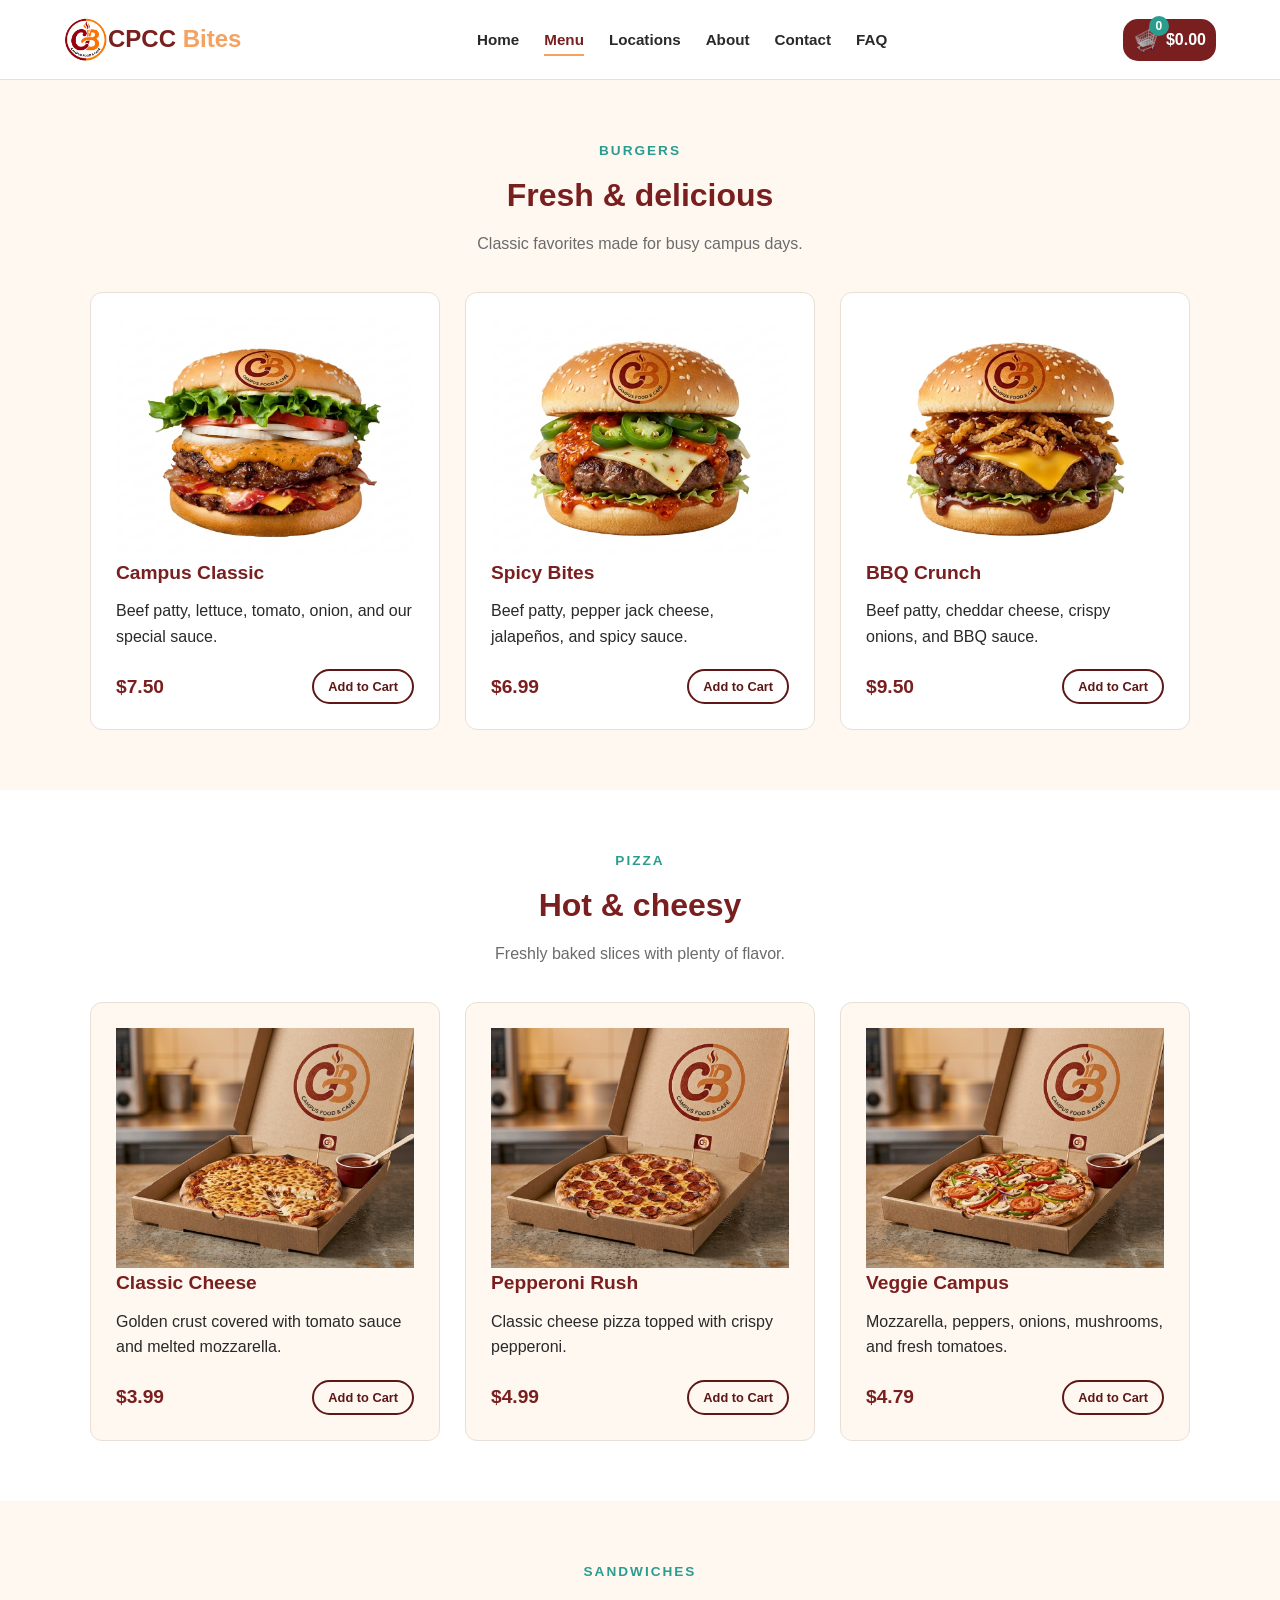
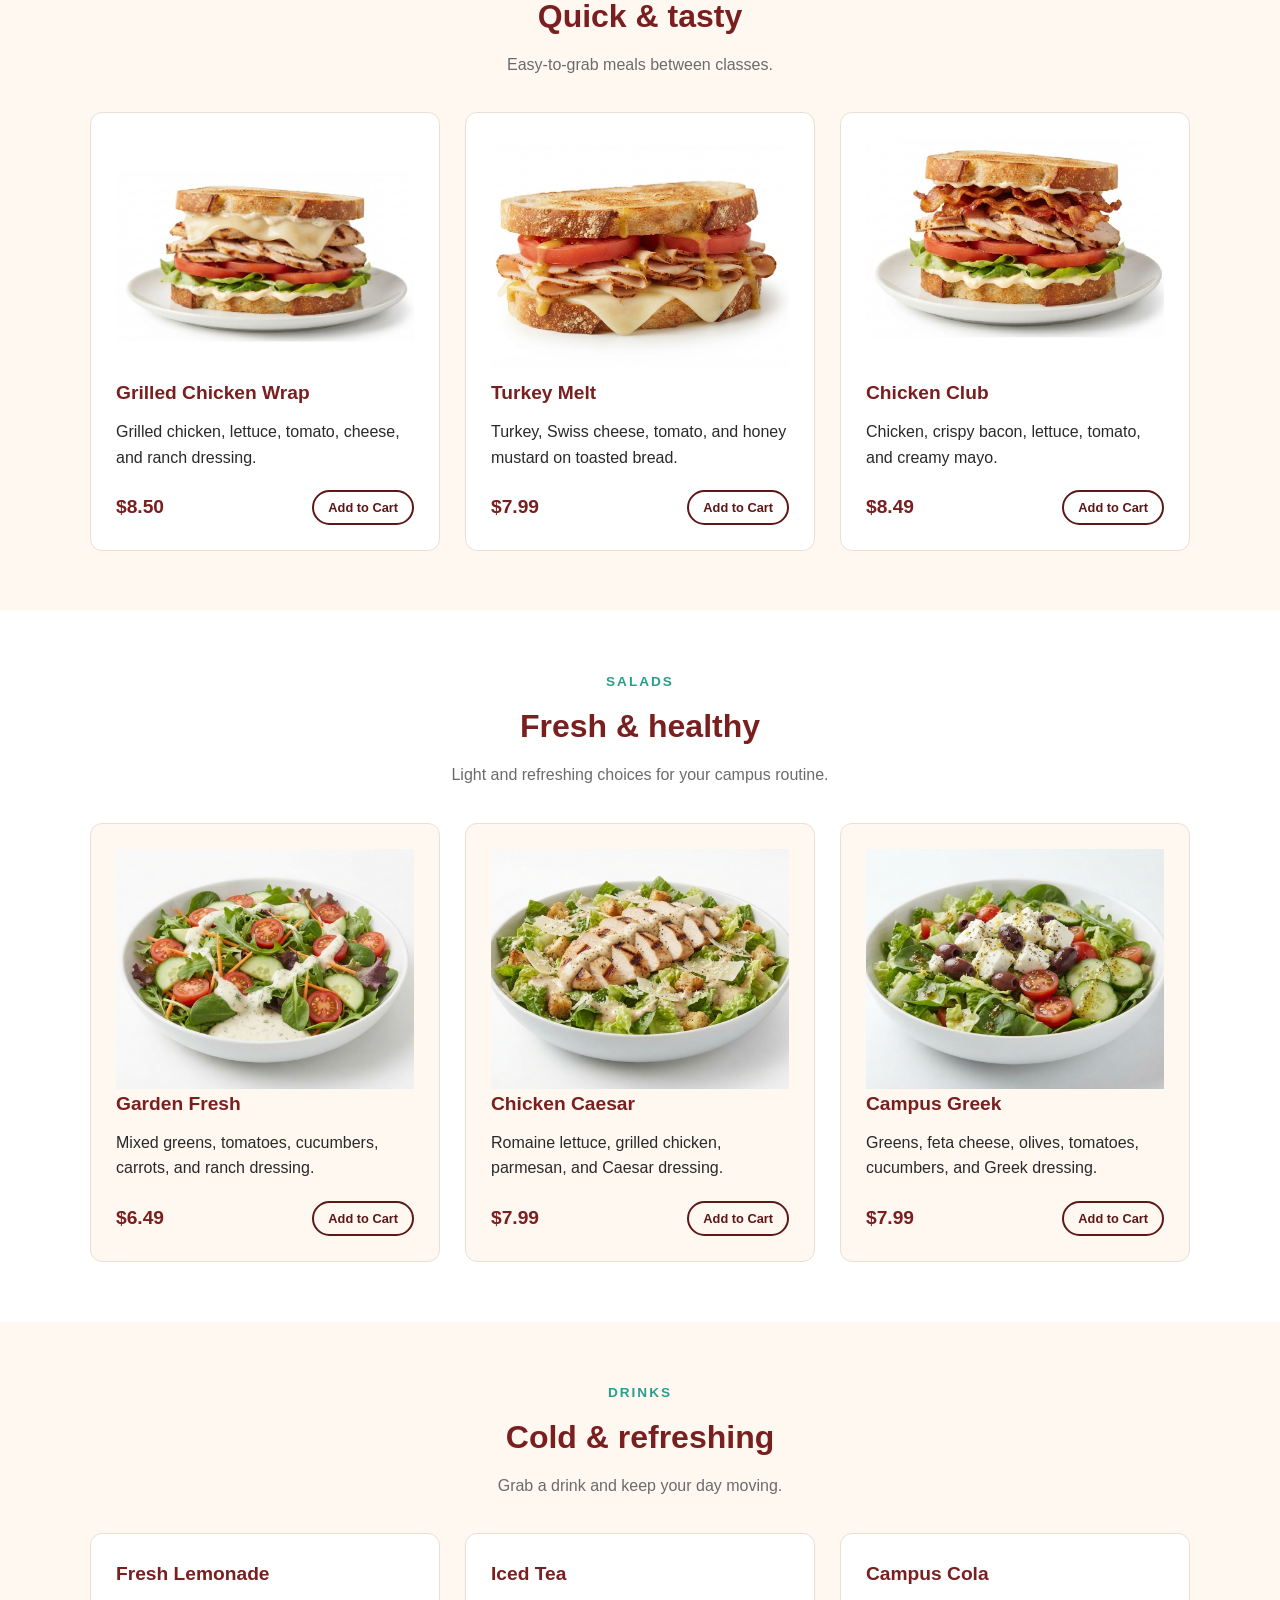
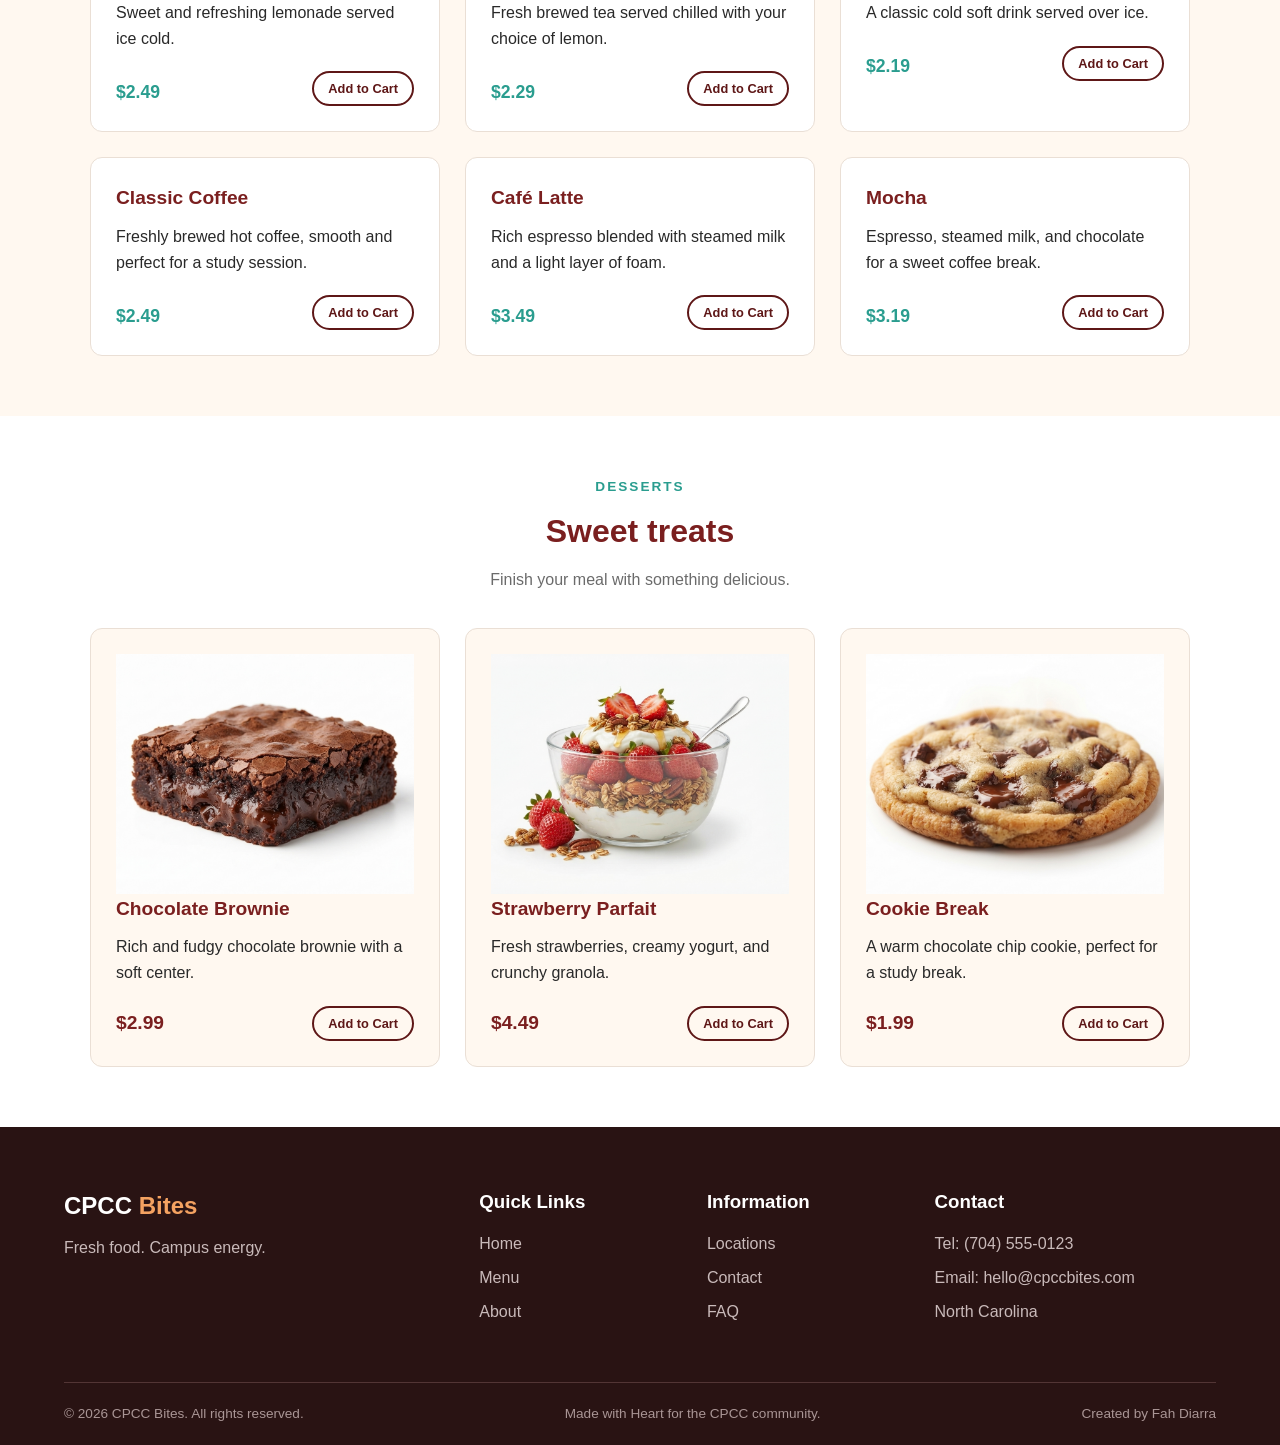
<file: pages/menu.html>
<!DOCTYPE html>

<html lang="en">

<head>
    <meta charset="UTF-8">
    <meta name="viewport" content="width=device-width, initial-scale=1.0">
    <meta name="description" content="CPCC Bites - Fresh, affordable and delicious food for students, faculty and staff.">
    <meta name="author" content="Fah Diarra">
     <title>Menu | CPCC Bites</title>
    <link rel="icon" type="image/png" href="../images/logo.png">
    <link rel="stylesheet" href="../styles/style.css">
    <link rel="stylesheet" href="../styles/menu.css">
</head>

<body>

    <!-- Header -->
    <header class="site-header">

        <div class="logo">
            <a href="../index.html"><img src="../images/logo.png" alt="Logo"/></a>
            <a href="../index.html" class="logo_label" >CPCC <span>Bites</span></a>
        </div>


        <nav class="main-nav">
            <ul>
                <li><a href="../index.html" >Home</a></li>
                <li><a href="./menu.html" class="active">Menu</a></li>
                <li><a href="./locations.html">Locations</a></li>
                <li><a href="./about.html" >About</a></li>
                <li><a href="./contact.html">Contact</a></li>
                <li><a href="./faq.html">FAQ</a></li>
            </ul>
        </nav>
        
        <div class="main-nav-right">
           
           <a href="./order.html" class="cart-link"> 
              <div class="cart-count-wrapper">
                <img src="../icons/cart1.png" alt="Cart icon">
                <span id="cartCount" class="Cart-count">0</span>
              </div>
            
              <span class="totalPrice">
                $<span id="cartTotal">0.00</span>
              </span>
           </a>
             
          <!-- Mobile menu open button -->
           <button class="menu-open-btn" id="openBtn">
             <img src="../icons/menu.png" alt="Menu open button">
           </button>
        
        </div>


         <!-- Mobile menu  class to show is "open" -->

         <nav class="mobile-menu" id="mobileMenu">  
            <div class="mobile-menu-logo-and-close-container">
              <div class="logo">
                <a href="../index.html"><img src="../images/logo.png" alt="Logo"/></a>
                <a href="../index.html" calss="logo_label" >CPCC <span>Bites</span></a>
              </div>


              <!-- Mobile menu close button -->
              <button class="menu-close-btn" id="closeBtn">
                <img src="../icons/close.png" alt="Menu close button">
              </button>
            </div>
                  
            <ul>
                <li><a href="../index.html" >Home</a></li>
                <li><a href="./menu.html" class="active">Menu</a></li>
                <li><a href="./locations.html">Locations</a></li>
                <li><a href="./about.html">About</a></li>
                <li><a href="./contact.html">Contact</a></li>
                <li><a href="./faq.html">FAQ</a></li>
            </ul>
        </nav>

    </header>

 <main>

    <!-- BURGERS -->
    <section class="menu-section" id="burgers">
        <div class="menu-section-header">
            <p class="menu-label">BURGERS</p>
            <h1>Fresh &amp; delicious</h1>
            <p>Classic favorites made for busy campus days.</p>
        </div>

        <div class="menu-grid">

            <article class="menu-card">
                 <div class="food-image">
                    <img src="../images/b-classic.jpg" alt="Classic campus burger">
                 </div>
                <h2>Campus Classic</h2>
                <p>Beef patty, lettuce, tomato, onion, and our special sauce.</p>
                

                <div class="food-bottom">
                    <strong>$7.50</strong> 
                    <button
                        type="button"
                        class="small-btn add-to-cart"
                        data-id="classic-campus-burger"
                        data-img="../images/b-classic.jpg"
                        data-name="Classic Campus Burger"
                        data-price="7.50">
                        Add to Cart
                    </button>

                </div>
            </article>

            <article class="menu-card">
                <div class="food-image">
                    <img src="../images/b-spicy-bites.jpg" alt="Spicy bites burger">
                 </div>
                <h2>Spicy Bites</h2>
                <p>Beef patty, pepper jack cheese, jalapeños, and spicy sauce.</p>
                <div class="food-bottom">
                    <strong>$6.99</strong> 
                    <button
                        type="button"
                        class="small-btn add-to-cart"
                        data-id="spicy-bites-burger"
                        data-img="../images/b-classic.jpg"
                        data-name="Spicy Bites Burger"
                        data-price="6.99">
                        Add to Cart
                    </button>

                </div>
            </article>

            <article class="menu-card">
                <div class="food-image">
                    <img src="../images/b-bbg-crunch.jpg" alt="BBQ crunch burger">
                 </div>
                <h2>BBQ Crunch</h2>
                <p>Beef patty, cheddar cheese, crispy onions, and BBQ sauce.</p>
                
                <div class="food-bottom">
                    <strong>$9.50</strong> 
                    <button
                        type="button"
                        class="small-btn add-to-cart"
                        data-id="bbq-crunch-burger"
                        data-img="../images/b-bbg-crunch.jpg"
                        data-name="BBQ Crunch Burger"
                        data-price="9.50">
                        Add to Cart
                    </button>

                </div>
            </article>

        </div>
    </section>


    <!-- PIZZA -->
    <section class="menu-section" id="pizza">
        <div class="menu-section-header">
            <p class="menu-label">PIZZA</p>
            <h1>Hot &amp; cheesy</h1>
            <p>Freshly baked slices with plenty of flavor.</p>
        </div>

        <div class="menu-grid">

            <article class="menu-card">
                <div class="food-image">
                    <img src="../images/p-cheese.jpg" alt="Classic Cheese">
                </div>
                <h2>Classic Cheese</h2>
                <p>Golden crust covered with tomato sauce and melted mozzarella.</p>
              
                 <div class="food-bottom">
                    <strong>$3.99</strong>
                        <button
                        type="button"
                        class="small-btn add-to-cart"
                        data-id="classic-chesse-pizza"
                        data-img="../images/p-cheese.jpg"
                        data-name="Classic Cheese"
                        data-price="3.99">
                        Add to Cart
                    </button>
                </div>
                
            </article>

            <article class="menu-card">
                <div class="food-image">
                    <img src="../images/p-pp.jpg" alt="Pepperoni Rush">
                </div>
                <h2>Pepperoni Rush</h2>
                <p>Classic cheese pizza topped with crispy pepperoni.</p>
               
                 <div class="food-bottom">
                    <strong>$4.99</strong>
                        <button
                        type="button"
                        class="small-btn add-to-cart"
                        data-id="pepperoni-rush"
                        data-img="../images/p-pp.jpg"
                        data-name="Pepperoni Rush"
                        data-price="4.99">
                        Add to Cart
                    </button>
                </div>
            </article>

            <article class="menu-card">
                 <div class="food-image">
                    <img src="../images/p-veggie.jpg" alt="Veggie Campus">
                </div>
                <h2>Veggie Campus</h2>
                <p>Mozzarella, peppers, onions, mushrooms, and fresh tomatoes.</p>
           

                <div class="food-bottom">
                    <strong>$4.79</strong>
                        <button
                        type="button"
                        class="small-btn add-to-cart"
                        data-id="veggie-campus"
                        data-img="../images/p-veggie.jpg"
                        data-name="Veggie Campus"
                        data-price="4.79">
                        Add to Cart
                    </button>
                </div>
            </article>

        </div>
    </section>


    <!-- SANDWICHES -->
    <section class="menu-section" id="sandwiches">
        <div class="menu-section-header">
            <p class="menu-label">SANDWICHES</p>
            <h1>Quick &amp; tasty</h1>
            <p>Easy-to-grab meals between classes.</p>
        </div>

        <div class="menu-grid">

            <article class="menu-card">
                <div class="food-image">
                    <img src="../images/s-grilled-chicken-wrap.jpg"
                        alt="Grilled chicken wrap">
                </div>

                <h2>Grilled Chicken Wrap</h2>
                <p>Grilled chicken, lettuce, tomato, cheese, and ranch dressing.</p>
                <div class="food-bottom">
                    <strong>$8.50</strong>
                        <button
                        type="button"
                        class="small-btn add-to-cart"
                        data-id="grilled-chicken-wrap"
                        data-img="../images/s-grilled-chicken-wrap.jpg"
                        data-name="Grilled Chicken Wrap"
                        data-price="8.50">
                        Add to Cart
                    </button>
                </div>
            </article>

            <article class="menu-card">
                <div class="food-image">
                    <img src="../images/s-turkey.jpg"
                        alt="Turkey Melt">
                </div>
                <h2>Turkey Melt</h2>
                <p>Turkey, Swiss cheese, tomato, and honey mustard on toasted bread.</p>
           
                <div class="food-bottom">
                    <strong>$7.99</strong>
                        <button
                        type="button"
                        class="small-btn add-to-cart"
                        data-id="turkey-melt"
                        data-img="../images/s-turkey.jpg"
                        data-name="Turkey Melt"
                        data-price="7.99">
                        Add to Cart
                    </button>
                </div>
            </article>

            <article class="menu-card">
                <div class="food-image">
                    <img src="../images/s-crisky.jpg"
                        alt="Chicken Club">
                </div>
                <h2>Chicken Club</h2>
                <p>Chicken, crispy bacon, lettuce, tomato, and creamy mayo.</p>
               
                <div class="food-bottom">
                    <strong>$8.49</strong>
                        <button
                        type="button"
                        class="small-btn add-to-cart"
                        data-id="chicken-club"
                        data-img="../images/s-crisky.jpg"
                        data-name="Chicken Club"
                        data-price="8.49">
                        Add to Cart
                    </button>
                </div>
            </article>

        </div>
    </section>


    <!-- SALADS -->
    <section class="menu-section" id="salads">
        <div class="menu-section-header">
            <p class="menu-label">SALADS</p>
            <h1>Fresh &amp; healthy</h1>
            <p>Light and refreshing choices for your campus routine.</p>
        </div>

        <div class="menu-grid">

            <article class="menu-card">
                <div class="food-image">
                    <img src="../images/s-garden.jpg"
                        alt="Garden Fresh">
                </div>
                <h2>Garden Fresh</h2>
                <p>Mixed greens, tomatoes, cucumbers, carrots, and ranch dressing.</p>
             
                <div class="food-bottom">
                    <strong>$6.49</strong>
                        <button
                        type="button"
                        class="small-btn add-to-cart"
                        data-id="Garden-Fresh"
                        data-img="../images/s-garden.jpg"
                        data-name="Garden Fresh"
                        data-price="6.49">
                        Add to Cart
                    </button>
                </div>
            </article>

            <article class="menu-card">
                 <div class="food-image">
                    <img src="../images/s-chicken-c.jpg"
                        alt="Chicken Caesar">
                </div>
                <h2>Chicken Caesar</h2>
                <p>Romaine lettuce, grilled chicken, parmesan, and Caesar dressing.</p>
        
                <div class="food-bottom">
                    <strong>$7.99</strong>
                        <button
                        type="button"
                        class="small-btn add-to-cart"
                        data-id="Chicken-Caesar"
                        data-img="../images/s-chicken-c.jpg"
                        data-name="Chicken Caesar"
                        data-price="7.99">
                        Add to Cart
                    </button>
                </div>
            </article>

            <article class="menu-card">
                <div class="food-image">
                    <img src="../images/s-greek.jpg"
                        alt="Campus Greek">
                </div>
                <h2>Campus Greek</h2>
                <p>Greens, feta cheese, olives, tomatoes, cucumbers, and Greek dressing.</p>
               
                <div class="food-bottom">
                    <strong>$7.99</strong>
                        <button
                        type="button"
                        class="small-btn add-to-cart"
                        data-id="Campus-Greek"
                        data-img="../images/s-greek.jpg"
                        data-name="Campus Greek"
                        data-price="7.99">
                        Add to Cart
                    </button>
                </div>
            </article>

        </div>
    </section>


    <!-- DRINKS -->
    <section class="menu-section" id="drinks">
        <div class="menu-section-header">
            <p class="menu-label">DRINKS</p>
            <h1>Cold &amp; refreshing</h1>
            <p>Grab a drink and keep your day moving.</p>
        </div>

        <div class="menu-grid">

            <article class="menu-card">
                <h2>Fresh Lemonade</h2>
                <p>Sweet and refreshing lemonade served ice cold.</p>
                
                <div class="food-bottom">
                    <span class="menu-price">$2.49</span>
                        <button
                        type="button"
                        class="small-btn add-to-cart"
                        data-id="Fresh-Lemonade"
                        data-name="Fresh Lemonade"
                        data-price="2.49">
                        Add to Cart
                    </button>
                </div>
            </article>

            <article class="menu-card">
                <h2>Iced Tea</h2>
                <p>Fresh brewed tea served chilled with your choice of lemon.</p>
              
                <div class="food-bottom">
                    <span class="menu-price">$2.29</span>
                        <button
                        type="button"
                        class="small-btn add-to-cart"
                        data-id="Iced-Tea"
                        data-name="Iced Tea"
                        data-price="2.29">
                        Add to Cart
                    </button>
                </div>
            </article>

            <article class="menu-card">
                <h2>Campus Cola</h2>
                <p>A classic cold soft drink served over ice.</p>
              
                
                <div class="food-bottom">
                    <span class="menu-price">$2.19</span>
                        <button
                        type="button"
                        class="small-btn add-to-cart"
                        data-id="Campus-Cola"
                        data-name="Campus Cola"
                        data-price="2.19">
                        Add to Cart
                    </button>
                </div>
            </article>

            <article class="menu-card">
                <h2>Classic Coffee</h2>
                <p>Freshly brewed hot coffee, smooth and perfect for a study session.</p>
               
                <div class="food-bottom">
                    <span class="menu-price">$2.49</span>
                        <button
                        type="button"
                        class="small-btn add-to-cart"
                        data-id="Classic-Coffee"
                        data-name="Classic Coffee"
                        data-price="2.49">
                        Add to Cart
                    </button>
                </div>
            </article>

            <article class="menu-card">
                <h2>Café Latte</h2>
                <p>Rich espresso blended with steamed milk and a light layer of foam.</p>
            
                <div class="food-bottom">
                    <span class="menu-price">$3.49</span>
                        <button
                        type="button"
                        class="small-btn add-to-cart"
                        data-id="Cafe-Latte"
                        data-name="Café Latte"
                        data-price="3.39">
                        Add to Cart
                    </button>
                </div>
            </article>

            <article class="menu-card">
                <h2>Mocha</h2>
                <p>Espresso, steamed milk, and chocolate for a sweet coffee break.</p>
              
                <div class="food-bottom">
                    <span class="menu-price">$3.19</span>
                        <button
                        type="button"
                        class="small-btn add-to-cart"
                        data-id="Mocha"
                        data-name="Mocha"
                        data-price="3.19">
                        Add to Cart
                    </button>
                </div>
            </article>

        </div>
    </section>


    <!-- DESSERTS -->
    <section class="menu-section" id="desserts">
        <div class="menu-section-header">
            <p class="menu-label">DESSERTS</p>
            <h1>Sweet treats</h1>
            <p>Finish your meal with something delicious.</p>
        </div>

        <div class="menu-grid">

            <article class="menu-card">
                <div class="food-image">
                    <img src="../images/d-chocolate.jpg"
                        alt="Chocolate Brownie">
                </div>
                <h2>Chocolate Brownie</h2>
                <p>Rich and fudgy chocolate brownie with a soft center.</p>
              
                <div class="food-bottom">
                    <strong>$2.99</strong>
                        <button
                        type="button"
                        class="small-btn add-to-cart"
                        data-id="Chocolate-Brownie"
                        data-img="../images/d-chocolate.jpg"
                        data-name="Chocolate Brownie"
                        data-price="2.99">
                        Add to Cart
                    </button>
                </div>
            </article>

            <article class="menu-card">
                <div class="food-image">
                    <img src="../images/d-strawberry.jpg"
                        alt="Strawberry Parfait">
                </div>
                <h2>Strawberry Parfait</h2>
                <p>Fresh strawberries, creamy yogurt, and crunchy granola.</p>
      
                <div class="food-bottom">
                    <strong>$4.49</strong>
                        <button
                        type="button"
                        class="small-btn add-to-cart"
                        data-id="Strawberry-Parfait"
                        data-img="../images/d-strawberry.jpg"
                        data-name="Strawberry Parfait"
                        data-price="3.49">
                        Add to Cart
                    </button>
                </div>
            </article>

            <article class="menu-card">
                <div class="food-image">
                    <img src="../images/d-cookie.jpg"
                        alt="Cookie Break">
                </div>
                <h2>Cookie Break</h2>
                <p>A warm chocolate chip cookie, perfect for a study break.</p>
                
                <div class="food-bottom">
                    <strong>$1.99</strong>
                        <button
                        type="button"
                        class="small-btn add-to-cart"
                        data-id="Cookie-Break"
                        data-img="../images/d-cookie.jpg"
                        data-name="Cookie Break"
                        data-price="1.99">
                        Add to Cart
                    </button>
                </div>
            </article>

        </div>
    </section>

</main>


    <!-- Footer -->
    <footer class="site-footer">

        <div class="footer-content">

            <div class="footer-brand">
                <h2>CPCC <span>Bites</span></h2>
                <p>Fresh food. Campus energy.</p>
            </div>

            <div class="footer-links">
                <h3>Quick Links</h3>
                <ul>
                    <li><a href="../index.html">Home</a></li>
                    <li><a href="menu.html">Menu</a></li>
                    <li><a href="about.html">About</a></li>
                </ul>
            </div>


            <div class="footer-links">
                <h3>Information</h3>
                <ul>
                    <li><a href="./locations.html">Locations</a></li>
                    <li><a href="./contact.html">Contact</a></li>
                    <li><a href="./faq.html">FAQ</a></li>
                </ul>
            </div>


            <div class="footer-contact">
                <h3>Contact</h3>
                <p><a href="tel:+17045550123">Tel: (704) 555-0123</a></p>
                <p><a href="mailto:hello@cpccbites.com">Email: hello@cpccbites.com</a></p>
                 <p>North Carolina</p>
            </div>

        </div>


        <div class="footer-bottom">
            <p>&copy; <span id="current-year"></span> CPCC Bites. All rights reserved.</p>
            <p>Made with Heart for the CPCC community.</p>
            <p>Created by Fah Diarra</p>
        </div>

    </footer>


    <!-- JavaScript -->
    <script src="../scripts/main.js"></script>

</body>

</html>
</file>
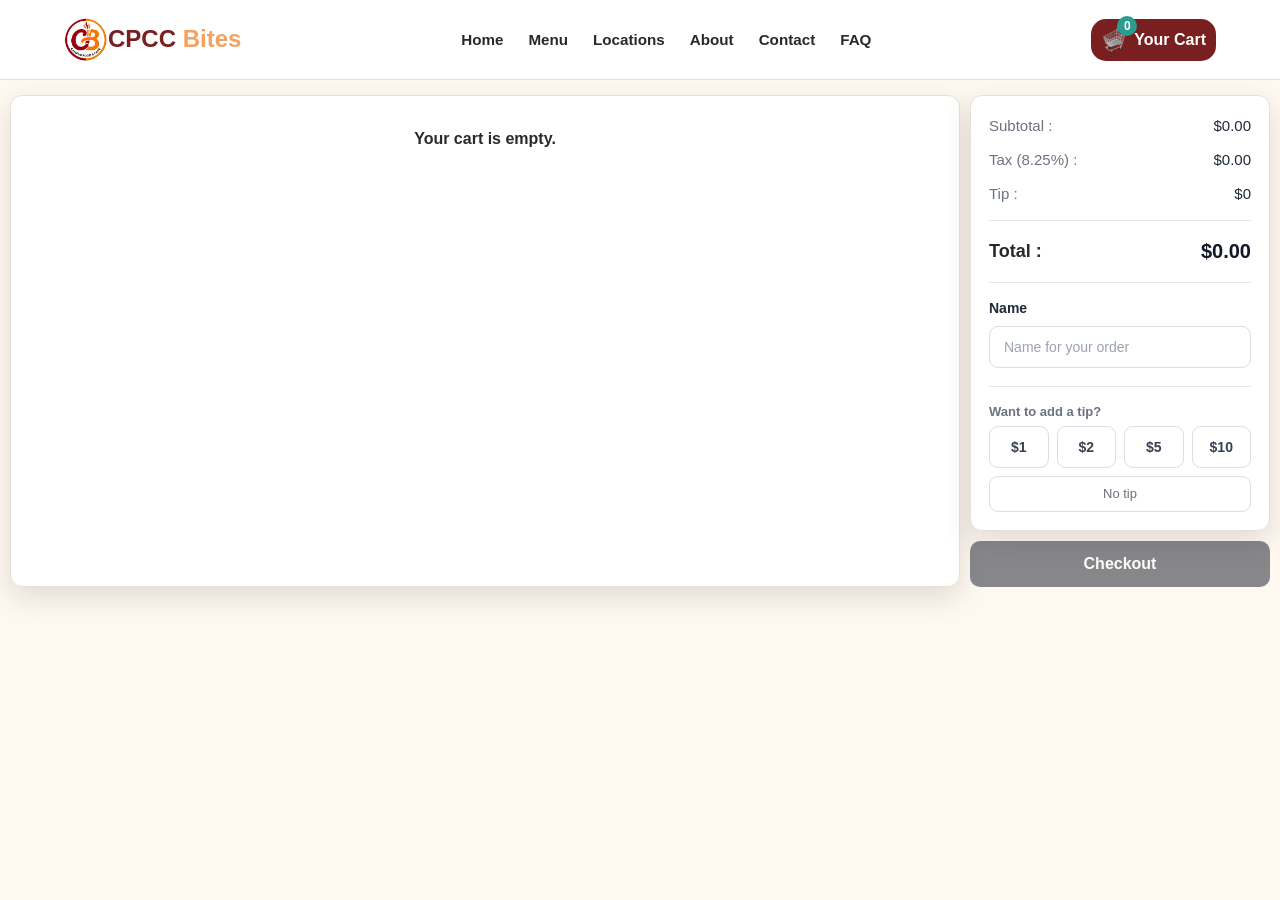
<file: pages/order.html>
<!DOCTYPE html>

<html lang="en">

<head>
    <meta charset="UTF-8">
    <meta name="viewport" content="width=device-width, initial-scale=1.0">
    <meta name="description" content="CPCC Bites - Fresh, affordable and delicious food for students, faculty and staff.">
    <meta name="author" content="Fah Diarra">
     <title>Order| CPCC Bites</title>
    <link rel="icon" type="image/png" href="../images/logo.png">
    <link rel="stylesheet" href="../styles/style.css">
    <link rel="stylesheet" href="../styles/order.css">
</head>

<body>

    <!-- Header -->
    <header class="site-header">

        <div class="logo">
            <a href="../index.html"><img src="../images/logo.png" alt="Logo"/></a>
            <a href="../index.html" class="logo_label" >CPCC <span>Bites</span></a>
        </div>


        <nav class="main-nav">
            <ul>
                <li><a href="../index.html" >Home</a></li>
                <li><a href="./menu.html" >Menu</a></li>
                <li><a href="./locations.html"  >Locations</a></li>
                <li><a href="./about.html" >About</a></li>
                <li><a href="./contact.html">Contact</a></li>
                <li><a href="./faq.html" >FAQ</a></li>
            </ul>
        </nav>
        
        <div class="main-nav-right">
            
            <a href="./order.html" class="cart-link ativeOrder"> 
              <div class="cart-count-wrapper">
                <img src="../icons/cart1.png" alt="Cart icon">
                <span id="cartCountOrder" class="Cart-count">0</span>
              </div>
            
              <span class="totalPrice">
                <span >Your Cart</span>
              </span>
           </a>
          
          <!-- Mobile menu open button -->
           <button class="menu-open-btn" id="openBtn">
             <img src="../icons/menu.png" alt="Menu open button">
           </button>
        
        </div>


         <!-- Mobile menu  class to show is "open" -->

         <nav class="mobile-menu" id="mobileMenu">  
            <div class="mobile-menu-logo-and-close-container">
              <div class="logo">
                <a href="../index.html"><img src="../images/logo.png" alt="Logo"/></a>
                <a href="../index.html" calss="logo_label" >CPCC <span>Bites</span></a>
              </div>


              <!-- Mobile menu close button -->
              <button class="menu-close-btn" id="closeBtn">
                <img src="../icons/close.png" alt="Menu close button">
              </button>
            </div>
                  
            <ul>
                <li><a href="../index.html" >Home</a></li>
                <li><a href="./menu.html" >Menu</a></li>
                <li><a href="./locations.html">Locations</a></li>
                <li><a href="./about.html">About</a></li>
                <li><a href="./contact.html">Contact</a></li>
                <li><a href="./faq.html" >FAQ</a></li>
            </ul>
        </nav>

    </header>

    <main>
        <div class="cart">
            <div class="cart-menu" >
               
                
                <div class="cart-main-wrapper">
                    <div id="cartItems" class="cart-items">
                           <div class="empty-cart">
                             Your cart is empty.
                          </div>
                    </div>
                
                    
                    <div class="cart-footer">
                        <div class="cart-summary">
                            <div class="cart-summary-row">
                                <span>Subtotal :</span>
                                <strong id="cartSubtotal">$0.00</strong>
                            </div>

                            <div class="cart-summary-row">
                                <span>Tax (8.25%) :</span>
                                <strong id="cartTax">$0.00</strong>
                            </div>

                             <div class="cart-summary-row">
                                <span>Tip :</span>
                                <strong  id="tipSelected" >$0</strong>
                            </div>

                            <div class="cart-summary-divider"></div>

                            <div class="cart-total">
                                <span>Total :</span>
                                <strong id="cartTotalOrder">$0.00</strong>
                            </div>

                            <div class="cart-summary-divider"></div>
                 

                        <div class="cart-summary-input">
                            <label for="orderName">Name</label>
                            <input
                                type="text"
                                id="orderName"
                                placeholder="Name for your order"
                            >
                        </div>


                        <div class="cart-summary-tips">

                            <div class="tips-header">              
                                    <h3>Want to add a tip?</h3>                              
                            </div>

                            <div class="tip-options">

                                <label class="tip-option">
                                    <input type="radio" name="tip" value="1">
                                    <span>$1</span>
                                </label>

                                <label class="tip-option">
                                    <input type="radio" name="tip" value="2">
                                    <span>$2</span>
                                </label>

                                <label class="tip-option">
                                    <input type="radio" name="tip" value="5">
                                    <span>$5</span>
                                </label>

                                <label class="tip-option">
                                    <input type="radio" name="tip" value="10">
                                    <span>$10</span>
                                </label>

                                <label class="tip-option no-tip">
                                    <input type="radio" name="tip" value="0" >
                                    <span>No tip</span>
                                </label>

                                <input type="radio"  name="tip" value="no" hidden checked>

                            </div>

                        </div>
                    

                        </div>

                        <button type="button" class="checkout-btn" >
                            Checkout
                        </button>
                    </div>
                </div>


            </div>

        </div>


    </main>


    <div class="checkout-modal" id="checkoutModal">
            <div class="checkout-modal-overlay"></div>

            <div class="checkout-modal-content">

                <button
                    type="button"
                    class="checkout-modal-close"
                    id="checkoutModalClose"
                    aria-label="Close">
                    &times;
                </button>

                <div class="checkout-success-icon">
                    V
                </div>

                <h2>Order Confirmed!</h2>

                <p class="checkout-snapshot-message">
                    Please take a screenshot of your order information
                    for your records.
                </p>

                <div class="order-info">
                    <div class="order-info-row">
                        <span>Order Number</span>
                        <strong id="confirmationOrderNumber">
                            #000000
                        </strong>
                    </div>

                    <div class="order-info-row">
                        <span>Name</span>
                        <strong id="confirmationOrderName">
                            -
                        </strong>
                    </div>

                    <div class="order-info-row">
                        <span>Time</span>
                        <strong id="confirmationOrderTime">
                            -
                        </strong>
                    </div>

                    <div class="order-info-divider"></div>

                    <div class="order-info-row">
                        <span>Subtotal</span>
                        <strong id="confirmationSubtotal">
                            $0.00
                        </strong>
                    </div>

                    <div class="order-info-row">
                        <span>Tax</span>
                        <strong id="confirmationTax">
                            $0.00
                        </strong>
                    </div>

                    <div class="order-info-row">
                        <span>Tip</span>
                        <strong id="confirmationTip">
                            $0.00
                        </strong>
                    </div>

                    <div class="order-info-divider"></div>

                    <div class="order-total-row">
                        <span>Total</span>
                        <strong id="confirmationTotal">
                            $0.00
                        </strong>
                    </div>
                </div>

                <p class="checkout-thanks">
                    Thank you for ordering with CPCC Bites!
                </p>

                <button
                    type="button"
                    class="checkout-done-btn"
                    id="checkoutDoneButton">
                    Done
                </button>

            </div>
        </div>

    <!-- JavaScript -->
     <script src="../scripts/cart-actions.js"></script>
     <script src="../scripts/main.js"></script>
    

</body>

</html>
</file>
<file: styles/style.css>
* {
    margin: 0;
    padding: 0;
    box-sizing: border-box;
}

html {
    scroll-behavior: smooth;
}

body {
    font-family: Arial, Helvetica, sans-serif;
    color: #292929;
    background-color: #fff8f0;
    line-height: 1.6;
}

img {
    width: 100%;
    display: block;
}

a {
    color: inherit;
    text-decoration: none;
}

ul {
    list-style: none;
}


/* =========================
   VARIABLES
========================= */

:root {
    --primary: #7a1f1f;
    --primary-dark: #5e1717;
    --secondary: #f4a261;
    --accent: #2a9d8f;

    --background: #fff8f0;
    --white: #ffffff;
    --text: #292929;
    --muted: #6b6b6b;

    --border: #eadfd5;

    --max-width: 1200px;
}



/* =========================
   HEADER
========================= */

.site-header {
    position: relative;
    min-height: 80px;
    padding: 0 5%;
    background-color: var(--white);
    display: flex;
    align-items: center;
    justify-content: space-between;
    border-bottom: 1px solid var(--border);
    position: sticky;
    top: 0;
    z-index: 1000;
}

.logo {
    display: flex;
    justify-content: center;
    align-items: center;
}

.logo img{
    width: 44px;
    height: 44px;
}
.logo a{
     font-size: 1.5rem;
     font-weight: 800;
     color: var(--primary);
     flex-wrap: nowrap;
}

.logo span,
.footer-brand span {
    color: var(--secondary);
}

.main-nav ul {
    display: flex;
    gap: 25px;
}

.main-nav a {
    font-size: 0.95rem;
    font-weight: 600;
    padding: 8px 0;
    position: relative;
    transition: color 0.3s ease;
}

.main-nav a:hover,
.main-nav a.active {
    color: var(--primary);
}

.main-nav a::after {
    content: "";
    position: absolute;
    width: 0;
    height: 2px;
    background-color: var(--secondary);
    bottom: 0;
    left: 0;
    transition: width 0.3s ease;
}

.main-nav a:hover::after,
.main-nav a.active::after {
    width: 100%;
}

.main-nav-right{
    display: flex;
    align-items: center;
    justify-content: center;
    gap: 10px;

}

.cart-link {
    display: flex;
    justify-content: center;
    align-items: center;
    gap: 5px;
    background-color: var(--primary);
    padding: 7px 10px;
    border-radius: 15px;
    transition: background-color 0.3s ease;
    position: relative;
}

.cart-link img{
 width: 28px;
 height: 28px;
 object-fit: contain;
}

.cart-link:hover {
    background-color: var(--primary-dark);
}


.cart-count-wrapper{
    display: flex;
    position: relative;
}

.Cart-count {
    position: absolute;
    top: -10px;
    right: -8px;
    min-width: 20px;
    height: 20px;
    padding: 0 5px;
    display: flex;
    align-items: center;
    justify-content: center;
    background-color: var(--accent);
    color: var(--white);
    border-radius: 999px;
    font-size: 12px;
    font-weight: bold;
    line-height: 1;
    box-sizing: border-box;
}
.totalPrice{
     font-weight:bold ;
    color: var(--white);
}

.menu-open-btn,
.menu-close-btn{
    background: none;
    border: none;
    cursor: pointer;
    width: 30px;
    height: 30px;
    display: flex;
    align-items: center;
    justify-content: center;
    transition: transform 0.2s ease;
}
.menu-open-btn{
    display: none;
}

.menu-open-btn:active,
.menu-close-btn:active{
    transform: scale(0.9);
}

.mobile-menu{
    position: fixed;
    inset: 0;
    z-index: 100;
    background: var(--white);
    opacity: 0;
    visibility: hidden;
    transform: translateX(100%);
    transition: 
        opacity 0.3s ease,
        transform 0.3s ease,
        visibility 0.3s ease;
   
}

.mobile-menu.open{
    display: block;
}

.mobile-menu.open {
    opacity: 1;
    visibility: visible;
    transform: translateX(0);
}

.mobile-menu-logo-and-close-container{
    display: flex;
    justify-content: space-between;
    gap: 20px;
    padding: 20px 10px;
}

.mobile-menu ul{
   width: 100%;
   background: var(--white);
   flex-direction: column;
   gap: 0;
   padding: 20px 10px;
   transition: background-color 0.3s ease;

}
.mobile-menu ul li{
    border-bottom:  1px solid var(--border);
}

.mobile-menu ul li:hover {
    background-color: var(--border);
}
.mobile-menu a.active {
    color: var(--primary);
}
.mobile-menu ul li a {
    display: block;
    padding: 16px 10px;
    transition: transform 0.2s ease;
}

.mobile-menu ul li:hover a {
    transform: translateX(5px);
}




/* =========================
   GENERAL
========================= */

.section {
    width: min(1200px, 90%);
    margin: 0 auto;
    padding: 90px 0;
}

.section-heading {
    text-align: center;
    max-width: 650px;
    margin: 0 auto 45px;
}

.section-heading h2 {
    font-size: 2.5rem;
    line-height: 1.2;
    margin-bottom: 15px;
}

.section-heading > p:last-child {
    color: var(--muted);
}

.eyebrow {
    color: var(--primary);
    font-size: 0.8rem;
    font-weight: bold;
    letter-spacing: 2px;
    margin-bottom: 10px;
}




/* =========================
   HERO
========================= */

.hero {
    width: 100%;
    min-height: 600px;
    display: grid;
    grid-template-columns: 1fr 1fr;
    background-color: var(--white);
}

.hero-content {
    padding: 80px 8%;
    display: flex;
    flex-direction: column;
    justify-content: center;
}

.hero-content h1 {
    font-size: clamp(3rem, 5vw, 5rem);
    line-height: 1.05;
    color: var(--primary);
    margin-bottom: 25px;
}

.hero-content > p:not(.eyebrow) {
    max-width: 500px;
    color: var(--muted);
    font-size: 1.1rem;
    margin-bottom: 20px;
}

.hero-buttons {
    display: flex;
    gap: 15px;
    flex-wrap: wrap;
}

.hero-image {
    min-height: 600px;
    overflow: hidden;
}

.hero-image img {
    height: 100%;
    object-fit: cover;
}


/* =========================
   BUTTONS
========================= */

.btn {
    display: inline-block;
    padding: 13px 25px;
    border-radius: 30px;
    font-weight: bold;
    transition:
        transform 0.2s ease,
        background-color 0.3s ease;
}

.btn:hover {
    transform: translateY(-2px);
}

.btn-primary {
    background-color: var(--primary);
    color: var(--white);
}

.btn-primary:hover {
    background-color: var(--primary-dark);
}

.btn-secondary {
    border: 2px solid var(--primary);
    color: var(--primary);
}

.btn-secondary:hover {
    background-color: var(--primary);
    color: var(--white);
}

.btn-light {
    background-color: var(--white);
    color: var(--primary);
}


/* =========================
   CATEGORIES
========================= */

.category-grid {
    display: grid;
    grid-template-columns: repeat(6, 1fr);
    gap: 15px;
}

.category-card {
    display: flex;
    flex-direction: column;
    gap: 10px;
    justify-content: center;
    align-items: center;
    background-color: var(--white);
    border: 1px solid var(--border);
    border-radius: 15px;
    padding: 25px 15px;
    text-align: center;
    transition:
        transform 0.3s ease,
        box-shadow 0.3s ease;
}

.category-card:hover {
    transform: translateY(-6px);

    box-shadow: 0 10px 25px rgba(0, 0, 0, 0.08);
}
.category-card img{
    width: 100px;
    height: 100px;
}


.category-card h3 {
    color: var(--primary);
    margin-bottom: 5px;
}

.category-card p {
    font-size: 0.85rem;
    color: var(--muted);
}


/* =========================
   FOOD CARDS
========================= */

.popular {
    background-color: var(--white);
    width: 100%;
    padding-left: 5%;
    padding-right: 5%;
}

.food-grid {
    max-width: 1200px;
    margin: 0 auto;

    display: grid;
    grid-template-columns: repeat(3, 1fr);

    gap: 25px;
}

.food-card {
    background-color: var(--background);

    border: 1px solid var(--border);

    border-radius: 18px;

    overflow: hidden;

    transition:
        transform 0.3s ease,
        box-shadow 0.3s ease;
}

.food-card:hover {
    transform: translateY(-5px);

    box-shadow: 0 12px 30px rgba(0, 0, 0, 0.1);
}

.food-image {
    height: 240px;
    overflow: hidden;
}

.food-image img {
    height: 100%;
    object-fit: cover;

    transition: transform 0.4s ease;
}

.food-card:hover .food-image img {
    transform: scale(1.05);
}

.food-content {
    padding: 25px;
}

.food-category {
    color: var(--accent);

    font-size: 0.75rem;

    font-weight: bold;

    text-transform: uppercase;

    letter-spacing: 1px;
}

.food-content h3 {
    color: var(--primary);

    margin: 7px 0;
}

.food-content p {
    color: var(--muted);

    font-size: 0.9rem;

    margin-bottom: 20px;
}

.food-bottom {
    display: flex;

    align-items: center;
    justify-content: space-between;
}

.food-bottom strong {
    color: var(--primary);

    font-size: 1.2rem;
}

.small-btn {
    border: none;
    background: none;
    cursor: pointer;
    color: var(--primary-dark);
    border: 2px solid var(--primary-dark);
    padding: 8px 14px;
    border-radius: 20px;
    font-size: 0.8rem;
    font-weight: bold;
    transition: ease 0.80s;
}


.small-btn:hover {
    background: var(--primary-dark);
    color: var(--white);
}


.remove {
    border: none;
    cursor: pointer;
    background: var(--primary);
    color: var(--white);
    padding: 8px 14px;
    border-radius: 20px;
    font-size: 0.8rem;
    font-weight: bold;
    transition: ease 1s;
}



.center-button {
    text-align: center;
    margin-top: 40px;
}


/* =========================
   STUDENT SPECIAL
========================= */

.student-special {
    width: 90%;
    max-width: 1200px;

    margin: 90px auto;

    border-radius: 25px;

    overflow: hidden;

    background-color: var(--primary);

    color: var(--white);

    display: grid;
    grid-template-columns: 1fr 1fr;
}

.special-content {
    padding: 70px;
}

.special-content .eyebrow {
    color: var(--secondary);
}

.special-content h2 {
    font-size: 3rem;

    line-height: 1.1;

    margin-bottom: 20px;
}

.special-content > p:not(.eyebrow) {
    margin-bottom: 30px;

    max-width: 450px;
}

.special-image {
    min-height: 400px;
}

.special-image img {
    height: 100%;
    object-fit: cover;
}


/* =========================
   BENEFITS
========================= */

.benefits-grid {
    display: grid;
    grid-template-columns: repeat(4, 1fr);
    gap: 25px;
}

.benefit {
    display: flex;
    flex-direction: column;
    justify-content: center;
    align-items: center;
    padding: 30px 20px;
}
.benefit div{
    display: flex;
    align-items: center;
    justify-content: center;
    gap: 10px;
}
.benefit  img {
    width: 45px;
    height: 45px; 
   
}

.benefit h3 {
    color: var(--primary);
    
}

.benefit p {
    color: var(--muted);
    font-size: 0.9rem;
}


/* =========================
   LOCATION
========================= */

.location-preview {
    display: grid;

    grid-template-columns: 1fr 1fr;

    gap: 60px;

    align-items: center;
}

.location-text h2 {
    color: var(--primary);

    font-size: 3rem;

    line-height: 1.1;

    margin-bottom: 20px;
}

.location-text > p:not(.eyebrow) {
    color: var(--muted);

    margin-bottom: 30px;

    max-width: 500px;
}

.location-card {
    background-color: var(--white);

    padding: 45px;

    border-radius: 20px;

    border: 1px solid var(--border);

    box-shadow: 0 10px 30px rgba(0, 0, 0, 0.06);
}

.location-card h3 {
    color: var(--primary);

    font-size: 1.5rem;

    margin-bottom: 10px;
}

.location-card > p {
    color: var(--muted);
}

.hours {
    border-top: 1px solid var(--border);
    margin-top: 25px;
    padding-top: 20px;
}

.hours strong {
    color: var(--primary);
}

.hours p {
    color: var(--muted);
}


/* =========================
   FOOTER
========================= */

.site-footer {
    background-color: #291313;
    color: var(--white);
    padding: 60px 5% 20px;
}

.footer-content {
    max-width: 1200px;
    margin: 0 auto;
    display: grid;
    grid-template-columns: 2fr 1fr 1fr 1.5fr;
    gap: 40px;
    padding-bottom: 50px;
}

.footer-brand h2 {
    color: var(--white);

    margin-bottom: 10px;
}

.footer-brand p {
    color: #c9baba;
}

.footer-links h3,
.footer-contact h3 {
    margin-bottom: 15px;
}

.footer-links li {
    margin-bottom: 8px;
}

.footer-links a {
    color: #c9baba;
    transition: color 0.3s ease;
}

.footer-links a:hover {
    color: var(--secondary);
}

.footer-contact p {
    color: #c9baba;
    margin-bottom: 8px;
}

.footer-bottom {
    max-width: 1200px;
    margin: 0 auto;
    padding-top: 20px;
    border-top: 1px solid #523535;
    display: flex;
    justify-content: space-between;
    gap: 20px;
    color: #a99595;
    font-size: 0.85rem;
}


/* =========================
   RESPONSIVE DESIGN
========================= */

@media (max-width: 1000px) {
   
    .main-nav ul {
        gap: 15px;
    }

    .category-grid {
        grid-template-columns: repeat(3, 1fr);
    }

    .benefits-grid {
        grid-template-columns: repeat(2, 1fr);
    }

    .footer-content {
        grid-template-columns: repeat(2, 1fr);
    }
}


@media (max-width: 768px) {

     
    .site-header {
        min-height: 60px;
    }
    .menu-open-btn{
       display: inline;
     }
     
    .main-nav {
        display: none;
       
    }

  
    .hero {
        grid-template-columns: 1fr;
    }

    .hero-content {
        padding: 70px 7%;
    }

    .hero-image {
        min-height: 400px;
    }

    .food-grid {
        grid-template-columns: 1fr;
    }

    .student-special {
        grid-template-columns: 1fr;
    }

    .special-content {
        padding: 50px 30px;
    }

    .special-image {
        min-height: 300px;
    }

    .small-btn:hover {
     background: none;
     color: var(--primary-dark);
     
   }
    .remove:hover{
        background: var(--primary-dark);
        color: var(--white);
   }

    .location-preview {
        grid-template-columns: 1fr;
        gap: 30px;
    }

    .footer-bottom {
        flex-direction: column;
    }
}


@media (max-width: 500px) {

    .section {
        padding: 65px 0;
    }

    .section-heading h2 {
        font-size: 2rem;
    }

    .hero-content h1 {
        font-size: 3rem;
    }

    .hero-buttons {
        flex-direction: column;
    }

    .hero-buttons .btn {
        text-align: center;
    }

    .category-grid {
        grid-template-columns: repeat(2, 1fr);
    }

    .benefits-grid {
        grid-template-columns: 1fr;
    }

    .special-content h2 {
        font-size: 2.3rem;
    }

    .location-text h2 {
        font-size: 2.3rem;
    }

    .footer-content {
        grid-template-columns: 1fr;
    }
}


@media (max-width: 400px) {
 .logo .logo_label{
    display: none;
 }

}
</file>
<file: styles/about.css>
/* =========================================
   CPCC BITES - ABOUT PAGE
   ========================================= */


/* ---------- About Hero ---------- */

.about-hero {
    padding: 80px 20px;
    background: var(--background);
}

.about-hero-content {
    display: grid;
    grid-template-columns: 1fr 1fr;
    gap: 60px;
    align-items: center;
}

.about-label,
.section-label {
    display: inline-block;
    margin-bottom: 12px;
    color: var(--primary);
    font-size: 0.85rem;
    font-weight: 800;
    letter-spacing: 2px;
}

.about-hero h1 {
    margin: 0 0 24px;
    font-size: clamp(2.8rem, 5vw, 5rem);
    line-height: 1.05;
    color: var(--text);
}

.about-hero h1 span {
    color: var(--primary);
}

.about-hero-text p {
    max-width: 560px;
    margin-bottom: 30px;
    color: var(--muted);
    font-size: 1.1rem;
    line-height: 1.8;
}

.about-hero-image {
    position: relative;
}

.about-hero-image::before {
    content: "";
    position: absolute;
    top: -18px;
    right: -18px;
    width: 100%;
    height: 100%;
    border: 3px solid var(--secondary);
    border-radius: 24px;
    z-index: 0;
}

.about-hero-image img {
    position: relative;
    z-index: 1;
    display: block;
    width: 100%;
    height: 450px;
    object-fit: cover;
    border-radius: 24px;
}


/* ---------- Buttons ---------- */

.about-btn {
    display: inline-block;
    padding: 14px 25px;
    border-radius: 8px;
    background: var(--primary);
    color: var(--white);
    text-decoration: none;
    font-weight: 700;
    transition: 0.25s ease;
}

.about-btn:hover {
    background: var(--primary-dark);
    transform: translateY(-2px);
}



/* ---------- Values ---------- */

.values-section {
    padding: 90px 10px;
    background: var(--white);
}

.values-grid {
    display: grid;
    grid-template-columns: 1fr 1fr;
    gap: 70px;
    align-items: center;
}
.values-content{
    padding: 0 30px;
}
.values-list {
    display: flex;
    flex-direction: column;
    gap: 16px;
    margin: 30px 0 0;
    padding: 0;
    list-style: none;
}

.values-list li {
    display: flex;
    align-items: center;
    gap: 12px;
    color: var(--text);
    font-weight: 600;
}

.values-list li span {
    display: flex;
    align-items: center;
    justify-content: center;
    width: 28px;
    height: 28px;
    border-radius: 50%;
    background: var(--accent);
    color: var(--white);
    font-size: 0.8rem;
}


/* ---------- Values Box ---------- */

.values-box {
    min-height: 400px;
    display: flex;
    align-items: center;
    justify-content: center;
    padding: 40px;
    border-radius: 25px;
    background: linear-gradient(
        135deg,
        var(--primary),
        #8a2387
    );
    text-align: center;
}

.values-box-content {
    color: var(--white);
}

.heart {
    display: block;
    margin-bottom: 15px;
    font-size: 3rem;
}

.values-box h3 {
    margin: 0 0 20px;
    font-size: 2.8rem;
    line-height: 1.1;
}

.values-box h3 span {
    color: var(--secondary);
}

.values-box p {
    margin: 0;
    opacity: 0.9;
    font-size: 1.1rem;
}




/* ---------- CTA ---------- */

.about-cta {
    padding: 90px 0;
    color: var(--text);
}

.cta-content {
    max-width: 750px;
    margin: 0 auto;
    text-align: center;
}

.cta-content .section-label {
    color: var(--secondary);
}

.cta-content h2 {
    margin: 0 0 18px;
    font-size: clamp(2rem, 4vw, 3.5rem);
}

.cta-content p {
    margin: 0 auto 30px;
    max-width: 600px;
    line-height: 1.7;
    opacity: 0.9;
}

.cta-buttons {
    display: flex;
    justify-content: center;
    gap: 15px;
    flex-wrap: wrap;
}




/* ---------- Responsive ---------- */

@media (max-width: 900px) {

    .about-hero-content,
    .story-grid,
    .values-grid {
        grid-template-columns: 1fr;
        gap: 45px;
    }

    .about-hero {
        padding: 60px 0;
    }

    .about-hero-image {
        max-width: 700px;
    }

    .values-box {
        min-height: 330px;
    }
}


@media (max-width: 600px) {

    .about-hero {
        padding: 45px 10px;
    }

    .about-hero h1 {
        font-size: 2.8rem;
    }

    .about-hero-image img {
        height: 320px;
        border-radius: 18px;
    }

    .about-hero-image::before {
        top: -10px;
        right: -10px;
        border-radius: 18px;
    }

    .values-section,
    .about-cta {
        padding: 65px 10px;
    }

    .story-image img {
        height: 300px;
    }

    .values-content h2,
    .section-heading h2 {
        font-size: 2rem;
    }
    .values-box h3 {
        font-size: 2.3rem;
    }
    .values-box {
        min-height: 100px;
    }
}
</file>
<file: styles/contact.css>
/* =========================
   CONTACT PAGE
   ========================= */

.contact-hero {
    text-align: center;
    padding: 30px 20px;
}

.contact-hero-content {
    max-width: 750px;
    margin: 0 auto;
}

.contact-hero h1 {
    font-size: 2.5rem;
    margin: 10px 0 15px;
}

.contact-hero p {
    line-height: 1.6;
}

.contact-section {
    background: var(--background);
    padding: 60px 20px;
}

.contact-container {
    max-width: 950px;
    margin: 0 auto;

    display: grid;
    grid-template-columns: 1fr 1.3fr;
    gap: 30px;
}

.contact-info,
.contact-form {
    background: var(--white);
    border: 1px solid var(--border);
    border-radius: 10px;
    padding: 30px;
}

.contact-info h2,
.contact-form h2 {
    color: var(--primary);
    margin-bottom: 25px;
}

.contact-info p {
    color: var(--text);
    line-height: 1.6;
    margin-bottom: 18px;
}

.contact-form {
    display: flex;
    flex-direction: column;
}

.contact-form label {
    margin-bottom: 7px;
    font-weight: bold;
    color: var(--text);
}

.contact-form input,
.contact-form textarea {
    width: 100%;
    padding: 12px;
    margin-bottom: 18px;

    border: 1px solid var(--border);
    border-radius: 6px;

    font-family: inherit;
    font-size: 1rem;
}

.contact-form textarea {
    resize: vertical;
}

.contact-form input:focus,
.contact-form textarea:focus {
    outline: 2px solid var(--accent);
    border-color: var(--accent);
}

.contact-form input:valid,
.contact-form textarea:valid {
    background-color: #f5fff9;
}

.contact-form input:invalid:focus,
.contact-form textarea:invalid:focus {
    outline-color: #c0392b;
}

.contact-form button {
    border: none;
    cursor: pointer;
}


/* =========================
   MOBILE
   ========================= */

@media (max-width: 768px) {

    .contact-hero {
        padding: 50px 20px;
    }

    .contact-hero h1 {
        font-size: 2rem;
    }

    .contact-container {
        grid-template-columns: 1fr;
    }

    .contact-info,
    .contact-form {
        padding: 22px;
    }
}
</file>
<file: styles/faq.css>
/* =========================
   FAQ PAGE
   ========================= */

.faq-hero {
    color: var(--text);
    text-align: center;
    padding: 30px 20px;
}

.faq-hero-content {
    max-width: 800px;
    margin: 0 auto;
}

.faq-hero h1 {
    font-size: 2.5rem;
    margin: 10px 0 15px;
}

.faq-hero p {
    font-size: 1.05rem;
    line-height: 1.6;
}

.section-label {
    color: var(--secondary);
    font-weight: bold;
    letter-spacing: 2px;
    font-size: 0.85rem;
}


/* FAQ CONTENT */

.faq-section {
    background: var(--background);
    padding: 60px 20px;
}

.faq-container {
    max-width: 850px;
    margin: 0 auto;

    display: grid;
    gap: 20px;
}

.faq-item {
    background: var(--white);
    border: 1px solid var(--border);
    border-radius: 10px;
    padding: 25px;

    box-shadow: 0 4px 12px rgba(0, 0, 0, 0.05);
}

.faq-item h2 {
    color: var(--primary);
    font-size: 1.2rem;
    margin-bottom: 10px;
}

.faq-item p {
    color: var(--text);
    line-height: 1.6;
    margin: 0;
}

.faq-item a {
    color: var(--accent);
    font-weight: bold;
    text-decoration: none;
}

.faq-item a:hover {
    text-decoration: underline;
}


/* MOBILE */

@media (max-width: 768px) {
    .faq-hero {
        padding: 50px 20px;
    }

    .faq-hero h1 {
        font-size: 2rem;
    }

    .faq-section {
        padding: 40px 15px;
    }

    .faq-item {
        padding: 20px;
    }

}
</file>
<file: styles/location.css>
/* =========================
   LOCATIONS PAGE
   ========================= */

.locations-hero {
    text-align: center;
    padding: 30px 20px;
}

.locations-hero-content {
    max-width: 800px;
    margin: 0 auto;
}

.locations-hero h1 {
    font-size: 2.5rem;
    margin: 10px 0 15px;
}

.locations-hero p {
    line-height: 1.6;
}

.locations-section {
    background: var(--background);
    padding: 60px 20px;
}

.locations-container {
    max-width: 1100px;
    margin: 0 auto;

    display: grid;
    grid-template-columns: repeat(3, 1fr);
    gap: 25px;
}


/* LOCATION CARD */

.location-card {
    background: var(--white);
    border: 1px solid var(--border);
    border-radius: 10px;
    padding: 25px;

    box-shadow: 0 4px 12px rgba(0, 0, 0, 0.05);

    transition: transform 0.2s ease,
                box-shadow 0.2s ease;
}

.location-card:hover {
    transform: translateY(-5px);
    box-shadow: 0 8px 20px rgba(0, 0, 0, 0.1);
}

.location-card h2 {
    color: var(--primary);
    font-size: 1.3rem;
    margin-bottom: 15px;
}

.location-card p {
    color: var(--text);
    line-height: 1.7;
    margin-bottom: 20px;
}

.location-link {
    color: var(--accent);
    font-weight: bold;
    text-decoration: none;
}

.location-link:hover {
    text-decoration: underline;
}


/* TABLET */

@media (max-width: 900px) {

    .locations-container {
        grid-template-columns: repeat(2, 1fr);
    }

}


/* MOBILE */

@media (max-width: 600px) {

    .locations-hero {
        padding: 50px 20px;
    }

    .locations-hero h1 {
        font-size: 2rem;
    }

    .locations-section {
        padding: 40px 15px;
    }

    .locations-container {
        grid-template-columns: 1fr;
    }

}
</file>
<file: styles/menu.css>
/* =========================
   MENU PAGE
   ========================= */

.menu-section {
    padding: 60px 20px;
    background: var(--background);
}

.menu-section:nth-child(even) {
    background: var(--white);
}

.menu-section-header {
    max-width: 900px;
    margin: 0 auto 35px;
    text-align: center;
}

.menu-label {
    color: var(--accent);
    font-size: 0.85rem;
    font-weight: bold;
    letter-spacing: 2px;
    margin-bottom: 8px;
}

.menu-section-header h1 {
    color: var(--primary);
    font-size: 2rem;
    margin-bottom: 10px;
}

.menu-section-header p:last-child {
    color: var(--muted);
    margin: 0;
}


/* FOOD CARDS */

.menu-grid {
    max-width: 1100px;
    margin: 0 auto;

    display: grid;
    grid-template-columns: repeat(3, 1fr);
    gap: 25px;
}

.menu-card {
    background: var(--white);
    border: 1px solid var(--border);
    border-radius: 12px;
    padding: 25px;

    display: flex;
    flex-direction: column;

    transition: transform 0.2s ease, box-shadow 0.2s ease;
}

.menu-section:nth-child(even) .menu-card {
    background: var(--background);
}

.menu-card:hover {
    transform: translateY(-5px);
    box-shadow: 0 8px 20px rgba(0, 0, 0, 0.08);
}

.menu-card h2 {
    color: var(--primary);
    font-size: 1.2rem;
    margin-bottom: 10px;
}

.menu-card p {
    color: var(--text);
    line-height: 1.6;
    margin-bottom: 20px;
}

.menu-price {
    color: var(--accent);
    font-size: 1.1rem;
    font-weight: bold;
    margin-top: auto;
}


/* TABLET */

@media (max-width: 900px) {

    .menu-grid {
        grid-template-columns: repeat(2, 1fr);
    }

}


/* MOBILE */

@media (max-width: 600px) {

    .menu-section {
        padding: 45px 15px;
    }

    .menu-section-header h1 {
        font-size: 1.7rem;
    }

    .menu-grid {
        grid-template-columns: 1fr;
    }

}
</file>
<file: styles/order.css>
.cart {
    position: relative;
    padding: 15px 0;
}

.cart-menu {
    width: 100%;
    transform: translateY(-10px);
    transition:
        opacity 0.2s ease,
        transform 0.2s ease,
        visibility 0.2s ease;
}

.empty-cart{
    display: flex;
    justify-content: center;
    margin-top: 30px;
    font-weight: bold;
}


/*============================================================*/
.cart-main-wrapper{
    display: grid;
    grid-template-columns: minmax(0,1fr) 300px;
    gap:10px;
    padding:  10px;
}


.cart-items {
    background: var(--white);
    box-shadow: 0 10px 30px rgba(0, 0, 0, 0.12);
    border: 1px solid var(--border);
    border-radius: 12px;
    overflow: hidden;
}

.cart-item {
    display: flex;
    gap: 10px;
    padding: 15px 10px;
    border-bottom: 1px solid var(--border);
    transition: all 0.2s ease;
  
}
.cart-item:hover{
    background-color: #f8f9fa;
}
.cartItemImage{
    width: 100px;
}
.cartItemProduct{
  flex: 1;
}


.cart-item-info {
    display: flex;
    justify-content: space-between;
    gap: 15px;
}

.cart-item-info h4 {
    margin: 0;
}

.cart-item-bottom {
    display: flex;
    justify-content: space-between;
    align-items: center;
    margin-top: 12px;
}

.quantity {
    display: flex;
    align-items: center;
    gap: 12px;
}

.quantity-btn {
    width: 28px;
    height: 28px;
    border: 1px solid var(--border);
    background: var(--white);
    border-radius: 6px;
    cursor: pointer;
}



.remove-btn {
    border: none;
    background: none;

    color: #d64545;
    cursor: pointer;
}





/**=====================================*/
.cart-footer {
 display: flex;
 flex-direction: column;
 gap: 10px;
  
}


.cart-summary {
    width: 100%;
    padding: 18px;
    background: var(--white);
    box-shadow: 0 10px 30px rgba(0, 0, 0, 0.12);
    border: 1px solid var(--border);
    border-radius: 12px;
  
}

.cart-summary-row {
    display: flex;
    align-items: center;
    justify-content: space-between;
    margin-bottom: 10px;
    color: #6b7280;
    font-size: 15px;
}

.cart-summary-row strong {
    color: #1f2937;
    font-weight: 500;
}

.cart-summary-divider {
    height: 1px;
    background: #e5e7eb;
    margin: 14px 0;
}

.cart-total {
    display: flex;
    align-items: center;
    justify-content: space-between;
    font-size: 18px;
    font-weight: 700;
}

.cart-total strong {
    font-size: 20px;
    color: #111827;
}




.cart-summary-input {
    margin-bottom: 18px;
}

.cart-summary-input label {
    display: block;
    margin-bottom: 7px;
    font-size: 14px;
    font-weight: 600;
    color: #1f2937;
}

.cart-summary-input input {
    width: 100%;
    box-sizing: border-box;
    padding: 12px 14px;
    border: 1px solid #d9dde5;
    border-radius: 9px;
    background: #fff;
    color: #1f2937;
    font-size: 14px;
    outline: none;
    transition: border-color 0.2s ease,
                box-shadow 0.2s ease;
}

.cart-summary-input input::placeholder {
    color: #9ca3af;
}

.cart-summary-input input:focus {
    border-color: #111827;
    box-shadow: 0 0 0 3px rgba(17, 24, 39, 0.08);
}


/* Tips */

.cart-summary-tips {
    margin-top: 10px;
    padding-top: 15px;
    border-top: 1px solid #e5e7eb;
}



.tips-header h3 {
    margin: 0 0 3px;
    font-size: 13px;
    color: #6b7280;
}



/* Tip buttons */

.tip-options {
    display: grid;
    grid-template-columns: repeat(4, 1fr);
    gap: 8px;
}

.tip-option {
    position: relative;
    cursor: pointer;
}

.tip-option input {
    position: absolute;
    opacity: 0;
    pointer-events: none;
}

.tip-option span {
    display: flex;
    align-items: center;
    justify-content: center;
    min-height: 42px;
    border: 1px solid #d9dde5;
    border-radius: 9px;
    background: #fff;
    color: #374151;
    font-size: 14px;
    font-weight: 600;
    transition: all 0.2s ease;
}

.tip-option:hover span {
    border-color: #111827;
    background: #f9fafb;
}


/* Selected */

.tip-option input:checked + span {
    border-color: #111827;
    background: #111827;
    color: #fff;
    box-shadow: 0 2px 6px rgba(0, 0, 0, 0.12);
}


/* No tip */

.tip-option.no-tip {
    grid-column: 1 / -1;
}

.tip-option.no-tip span {
    min-height: 36px;
    font-size: 13px;
    font-weight: 500;
    color: #6b7280;
}

.tip-option.no-tip input:checked + span {
    background: #627596;
    border-color: #627596;
    color: #374151;
    box-shadow: none;
}



/*========================================================*/

.checkout-btn {
    width: 100%;
    padding: 14px 20px;
    border: none;
    border-radius: 10px;
    background: #111827;
    color: white;
    font-size: 16px;
    font-weight: 600;
    cursor: pointer;
    transition: background 0.2s ease, transform 0.2s ease;
}

.checkout-btn:hover {
    background: #1f2937;
}

.checkout-btn:active {
    transform: scale(0.98);
}

.checkout-btn:disabled {
    opacity: 0.5;
    cursor: not-allowed;
}

.cart-total {
    display: flex;
    justify-content: space-between;
    margin-bottom: 15px;
}

/*===================================*/

/* =========================
   CHECKOUT MODAL
========================= */

.checkout-modal {
    position: fixed;
    inset: 0;
    z-index: 1000;

    display: flex;
    align-items: center;
    justify-content: center;

    visibility: hidden;
    opacity: 0;

    transition:
        opacity 0.25s ease,
        visibility 0.25s ease;
}

.checkout-modal.active {
    visibility: visible;
    opacity: 1;
}

.checkout-modal-overlay {
    position: absolute;
    inset: 0;
    background: rgba(0, 0, 0, 0.55);
    backdrop-filter: blur(3px);
}







/* =========================
   MODAL CONTENT
========================= */

.checkout-modal-content {
    position: relative;
    z-index: 1;
    width: min(92%, 440px);
    max-height: 90vh;
    overflow-y: auto;
    padding: 32px;
    border-radius: 16px;
    background: #ffffff;
    box-shadow:
        0 20px 50px rgba(0, 0, 0, 0.2);

    transform: translateY(15px) scale(0.98);
    transition: transform 0.25s ease;
}

.checkout-modal.active .checkout-modal-content {
    transform: translateY(0) scale(1);
}


/* =========================
   CLOSE BUTTON
========================= */

.checkout-modal-close {
    position: absolute;
    top: 14px;
    right: 16px;
    width: 34px;
    height: 34px;
    border: none;
    border-radius: 50%;
    background: transparent;
    color: #6b7280;
    font-size: 26px;
    line-height: 1;
    cursor: pointer;
    transition:
        background 0.2s ease,
        color 0.2s ease;
}

.checkout-modal-close:hover {
    background: #f3f4f6;
    color: #111827;
}


/* =========================
   SUCCESS ICON
========================= */

.checkout-success-icon {
    display: flex;
    align-items: center;
    justify-content: center;
    width: 58px;
    height: 58px;
    margin: 0 auto 16px;
    border-radius: 50%;
    background: #ecfdf3;
    color: #15803d;
    font-size: 28px;
    font-weight: 700;
}


/* =========================
   TITLE
========================= */

.checkout-modal-content h2 {
    margin: 0;
    text-align: center;
    color: #111827;
    font-size: 24px;
    font-weight: 700;
}

.checkout-snapshot-message {
    margin: 10px auto 24px;
    max-width: 340px;
    text-align: center;
    color: #6b7280;
    font-size: 14px;
    line-height: 1.5;
}


/* =========================
   ORDER INFORMATION
========================= */

.order-info {
    padding: 18px;
    border: 1px solid #e5e7eb;
    border-radius: 12px;
    background: #f9fafb;
}

.order-info-row,
.order-total-row {
    display: flex;
    align-items: center;
    justify-content: space-between;
    gap: 20px;
    margin-bottom: 12px;
    font-size: 14px;
}

.order-info-row span {
    color: #6b7280;
}

.order-info-row strong {
    color: #111827;
    font-weight: 600;
    text-align: right;
}

.order-info-divider {
    height: 1px;
    margin: 14px 0;
    background: #e5e7eb;
}

.order-total-row {
    margin-bottom: 0;
    font-size: 17px;
    font-weight: 700;
}

.order-total-row strong {
    color: #111827;
    font-size: 19px;
}


/* =========================
   THANK YOU
========================= */

.checkout-thanks {
    margin: 20px 0;

    text-align: center;

    color: #6b7280;

    font-size: 14px;
}


/* =========================
   DONE BUTTON
========================= */

.checkout-done-btn {
    width: 100%;
    padding: 13px 20px;
    border: none;
    border-radius: 10px;
    background: #111827;
    color: #ffffff;
    font-size: 15px;
    font-weight: 600;
    cursor: pointer;
    transition:
        background 0.2s ease,
        transform 0.2s ease;
}

.checkout-done-btn:hover {
    background: #1f2937;
}

.checkout-done-btn:active {
    transform: scale(0.98);
}


/* =========================
   CHECKOUT SPINNER
========================= */

.checkout-spinner {
    display: inline-block;
    width: 17px;
    height: 17px;
    margin-right: 8px;
    vertical-align: -3px;
    border: 2px solid var(--border);
    border-top-color: var(--white);
    border-radius: 50%;
    animation: checkoutSpin 0.7s linear infinite;
}

@keyframes checkoutSpin {
    to {
        transform: rotate(360deg);
    }
}


/* =========================
   MOBILE
========================= */



@media (max-width: 768px) {

.empty-cart{
    margin-top: 10px;
    margin-bottom: 10px;
   
}


    .cart-summary {
    border-top: 1px solid var(--border);
  
}
    .cart-main-wrapper {
        grid-template-columns: 1fr;
    }
}


@media (max-width: 480px) {

    .checkout-modal-content {
        width: calc(100% - 28px);
        padding: 26px 20px;
        border-radius: 14px;
    }

    .checkout-modal-content h2 {
        font-size: 21px;
    }

    .order-info {
        padding: 15px;
    }
}
</file>
